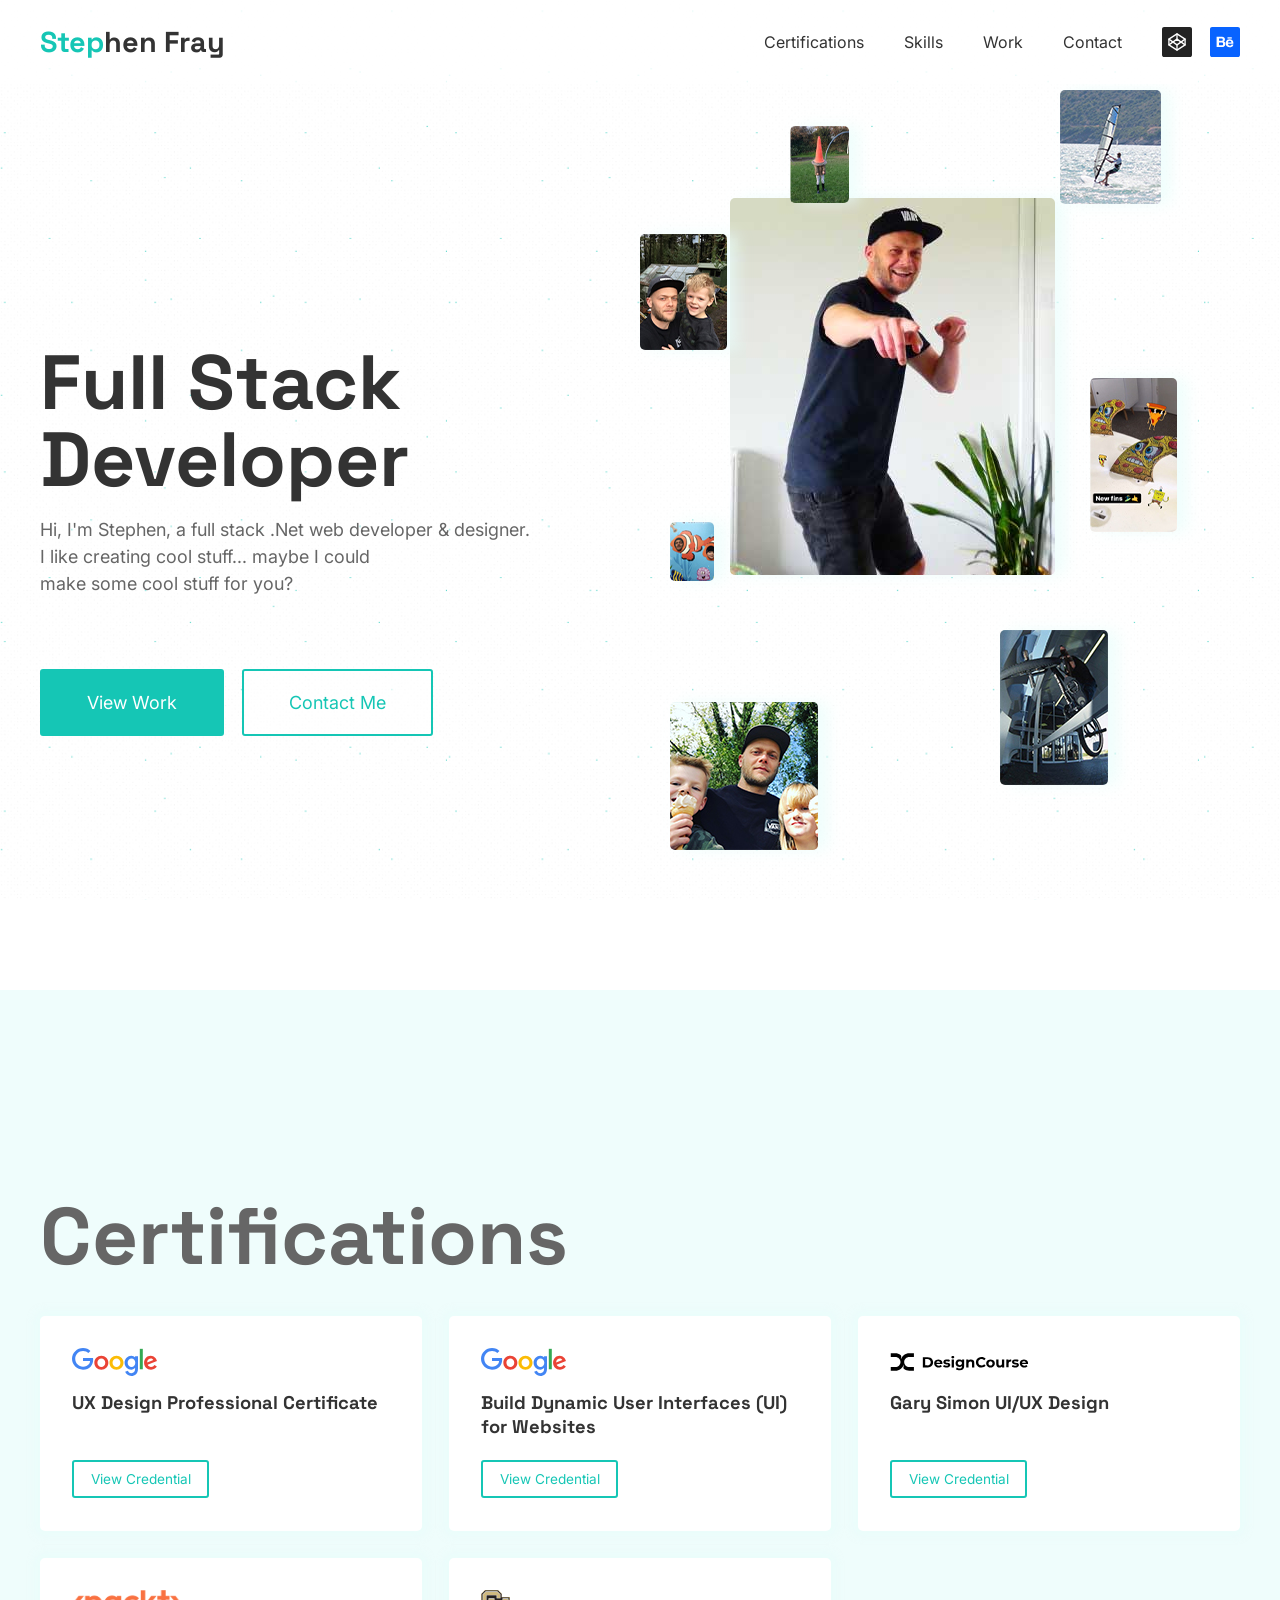
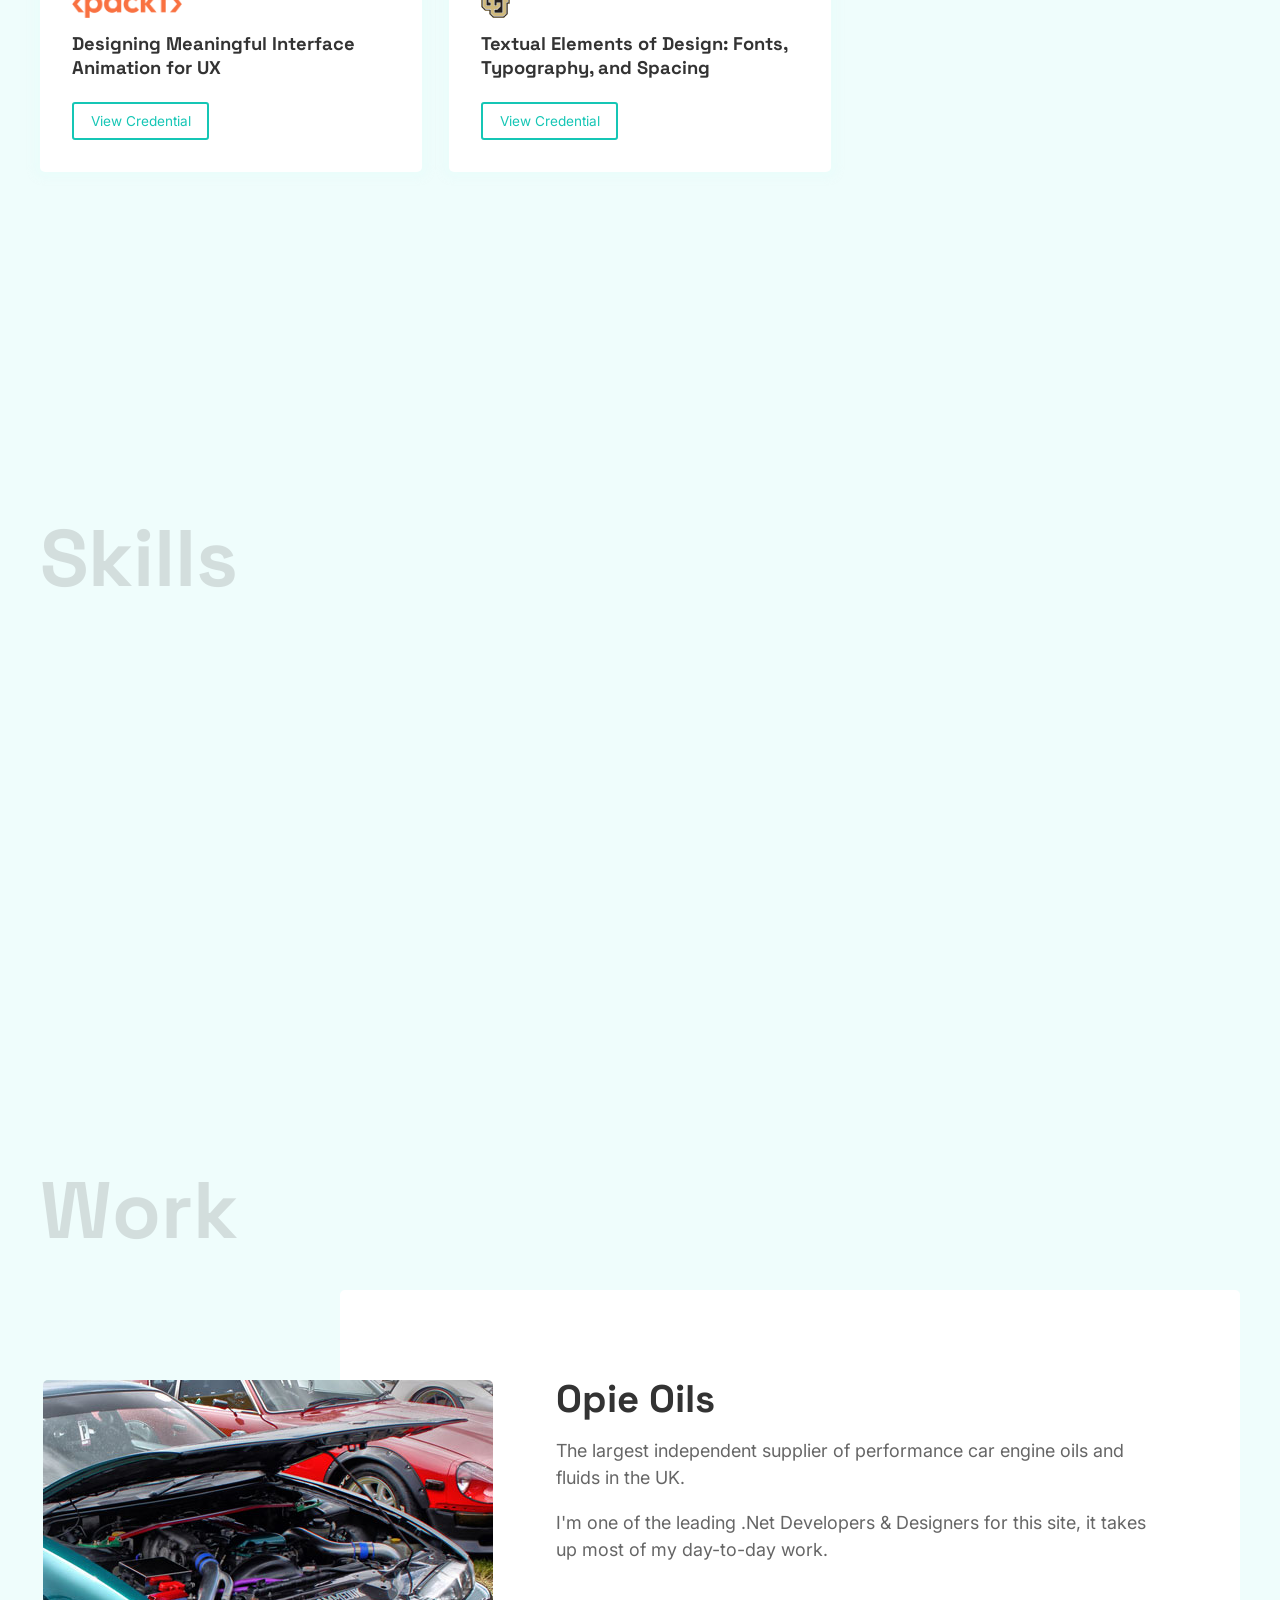
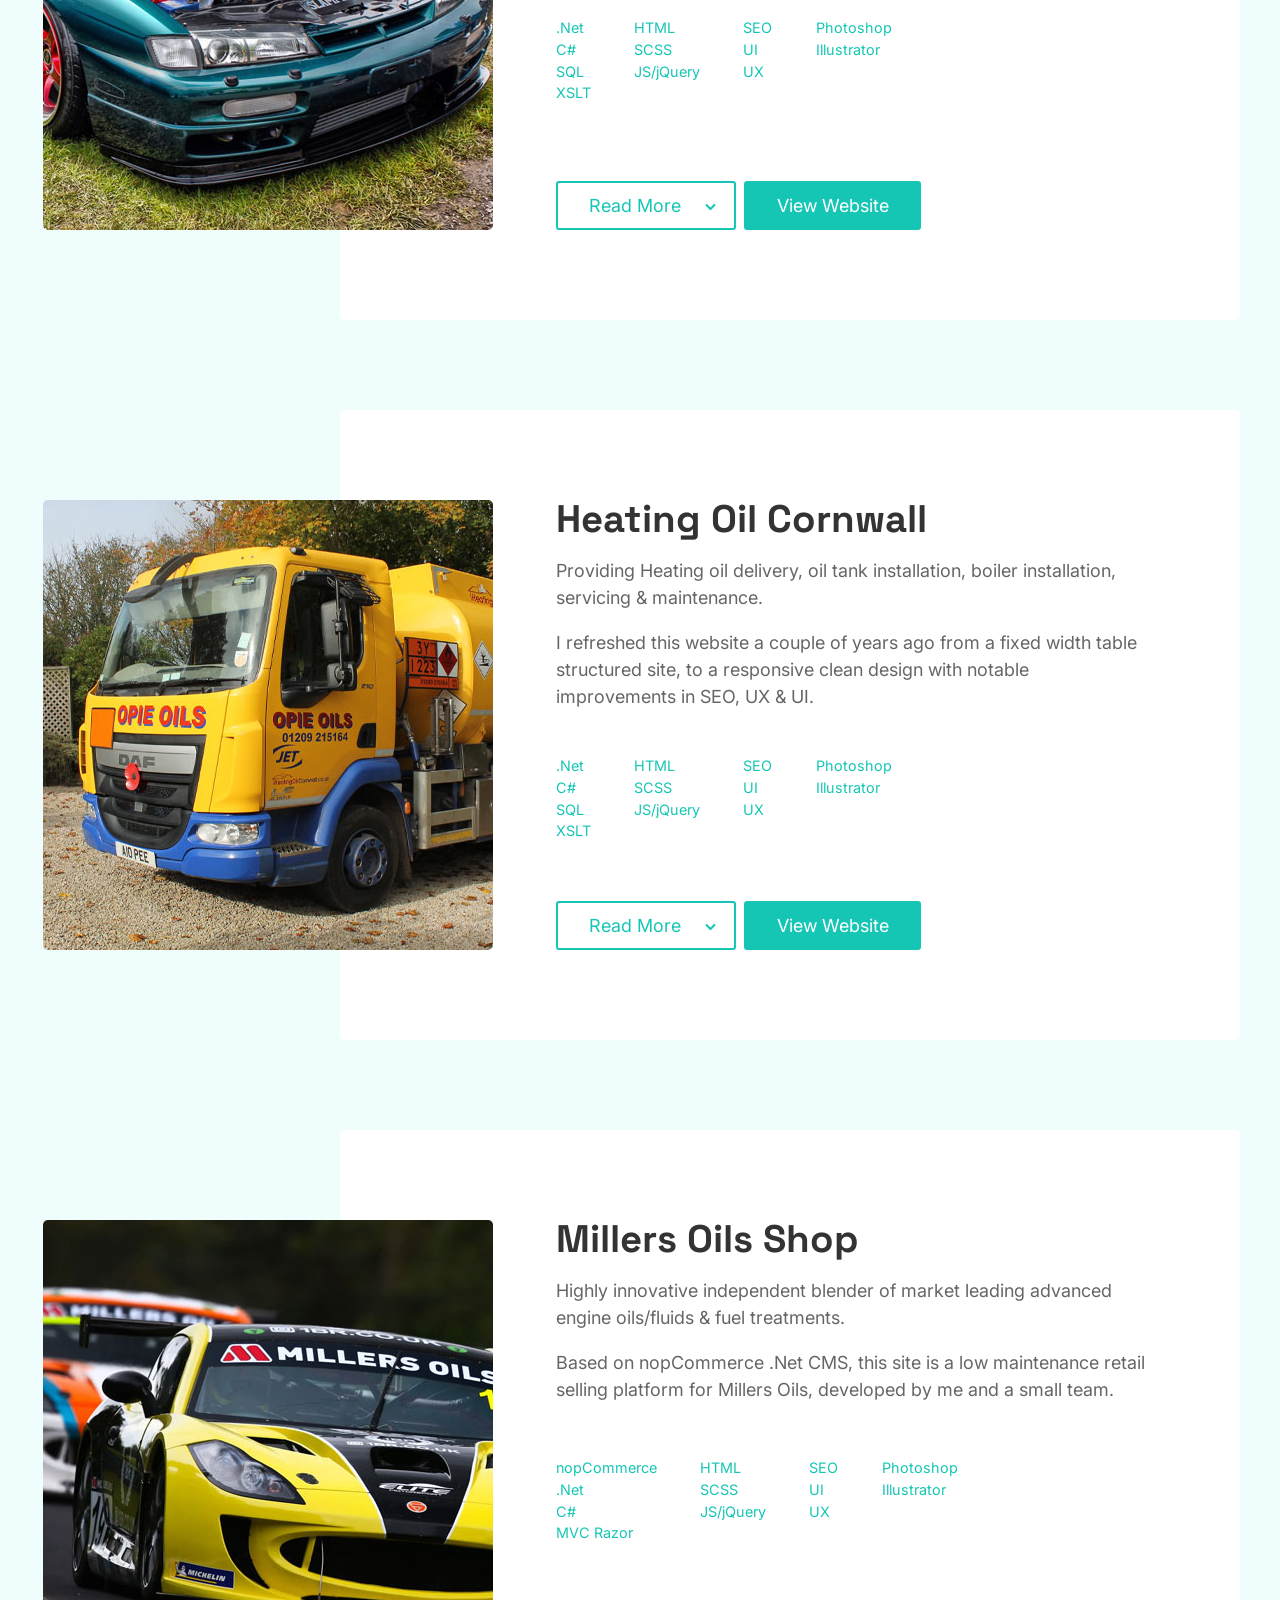
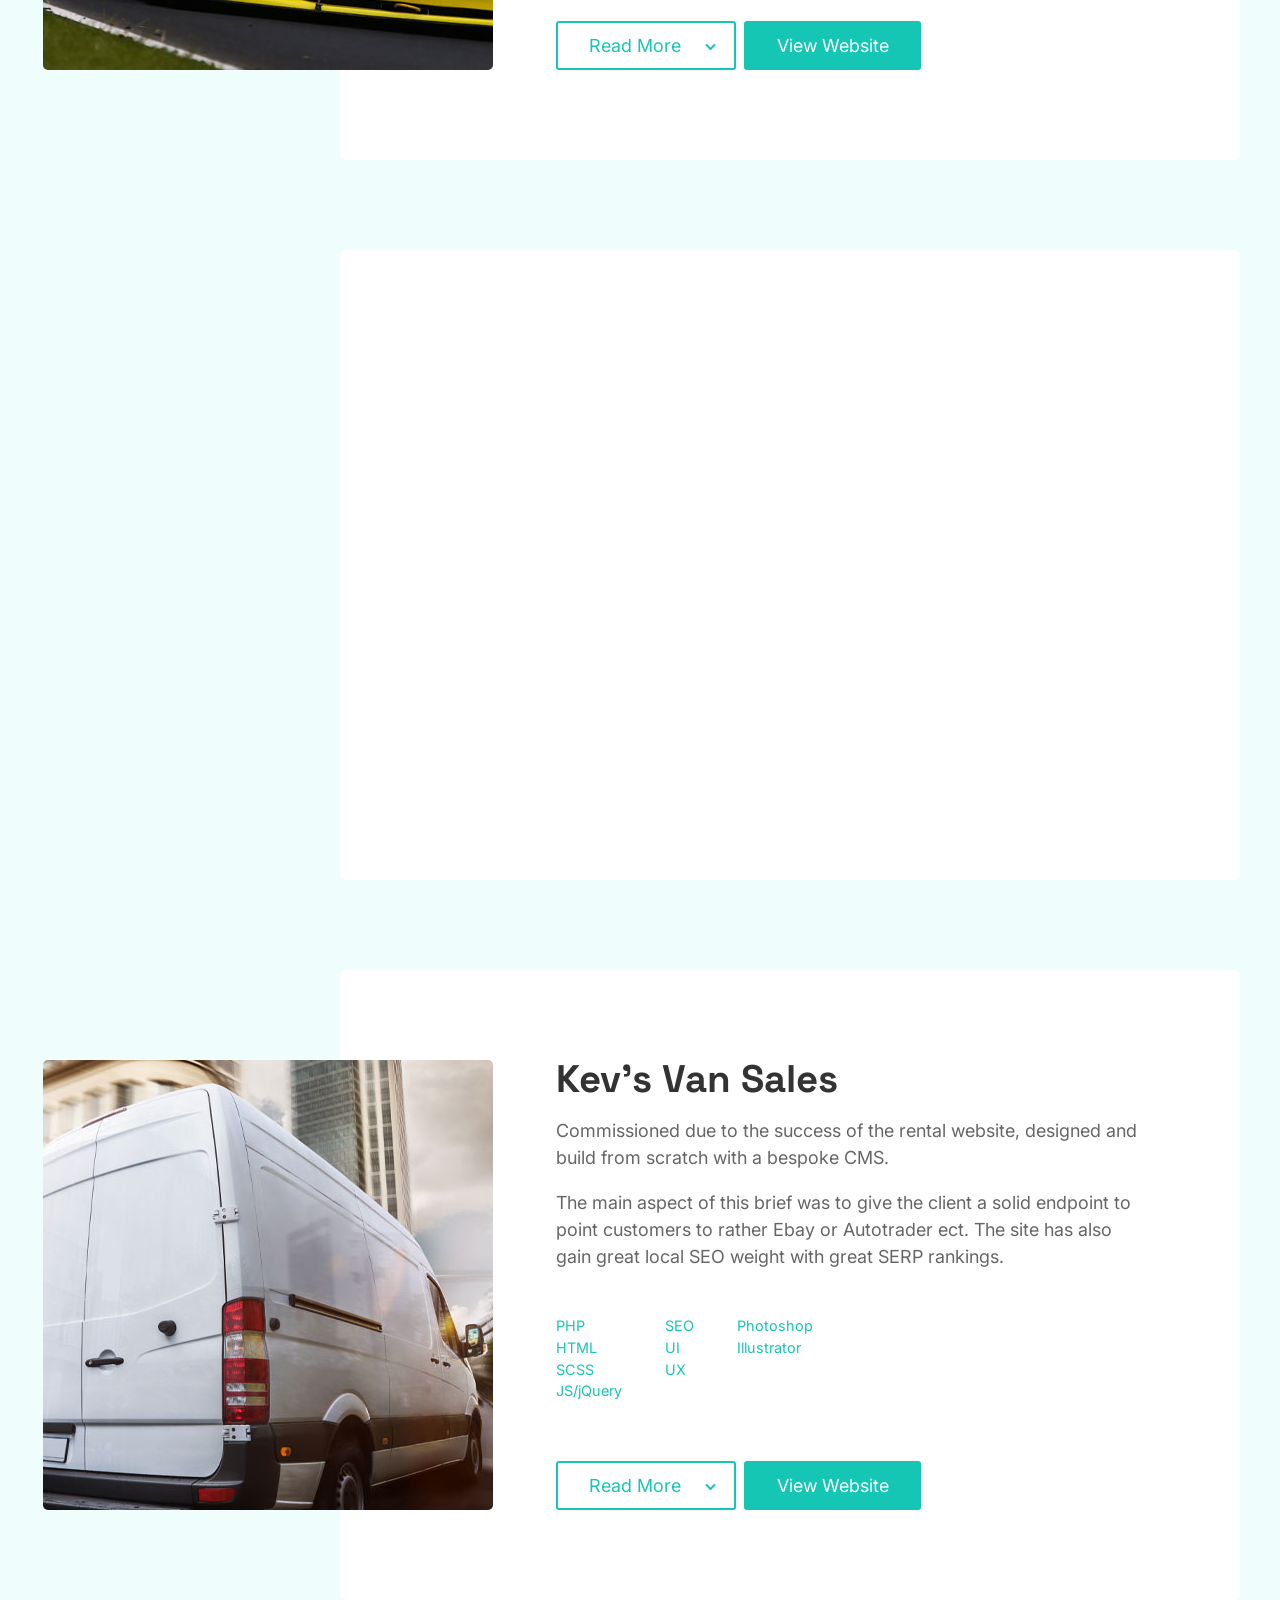
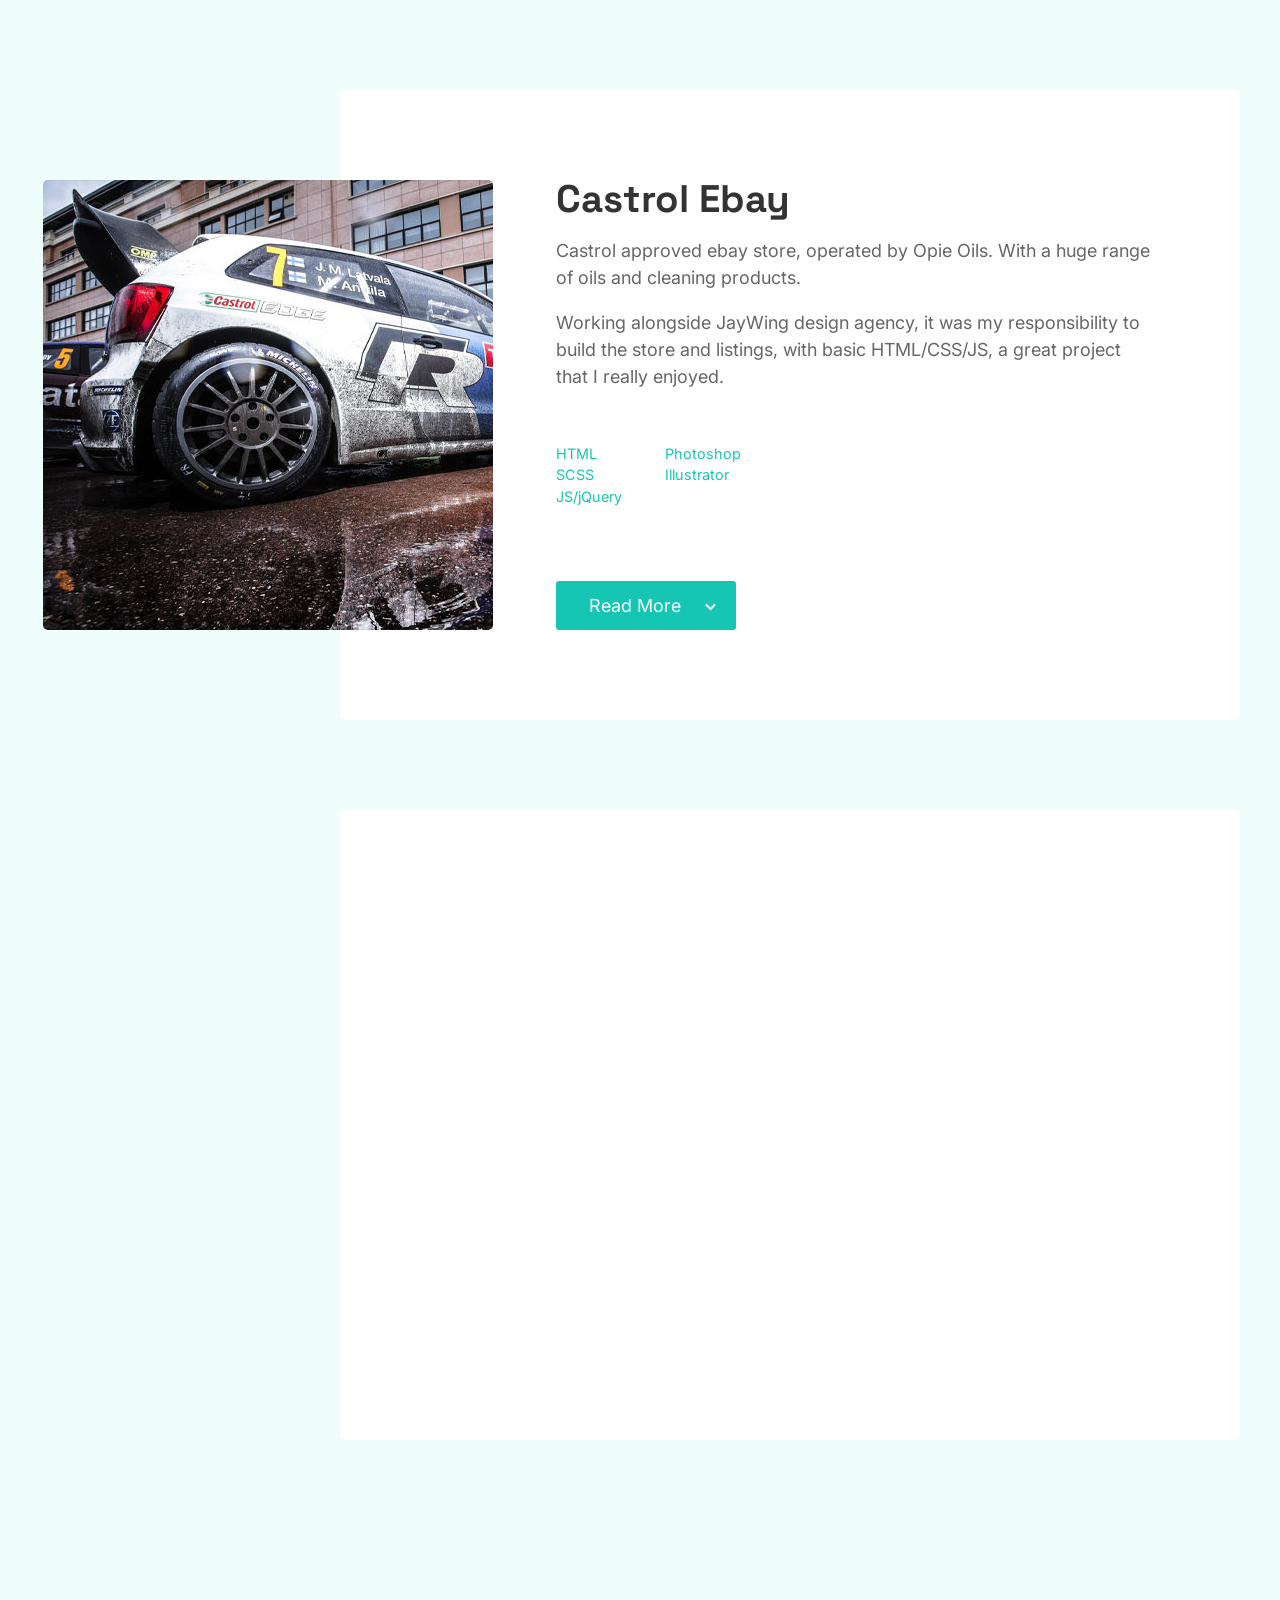
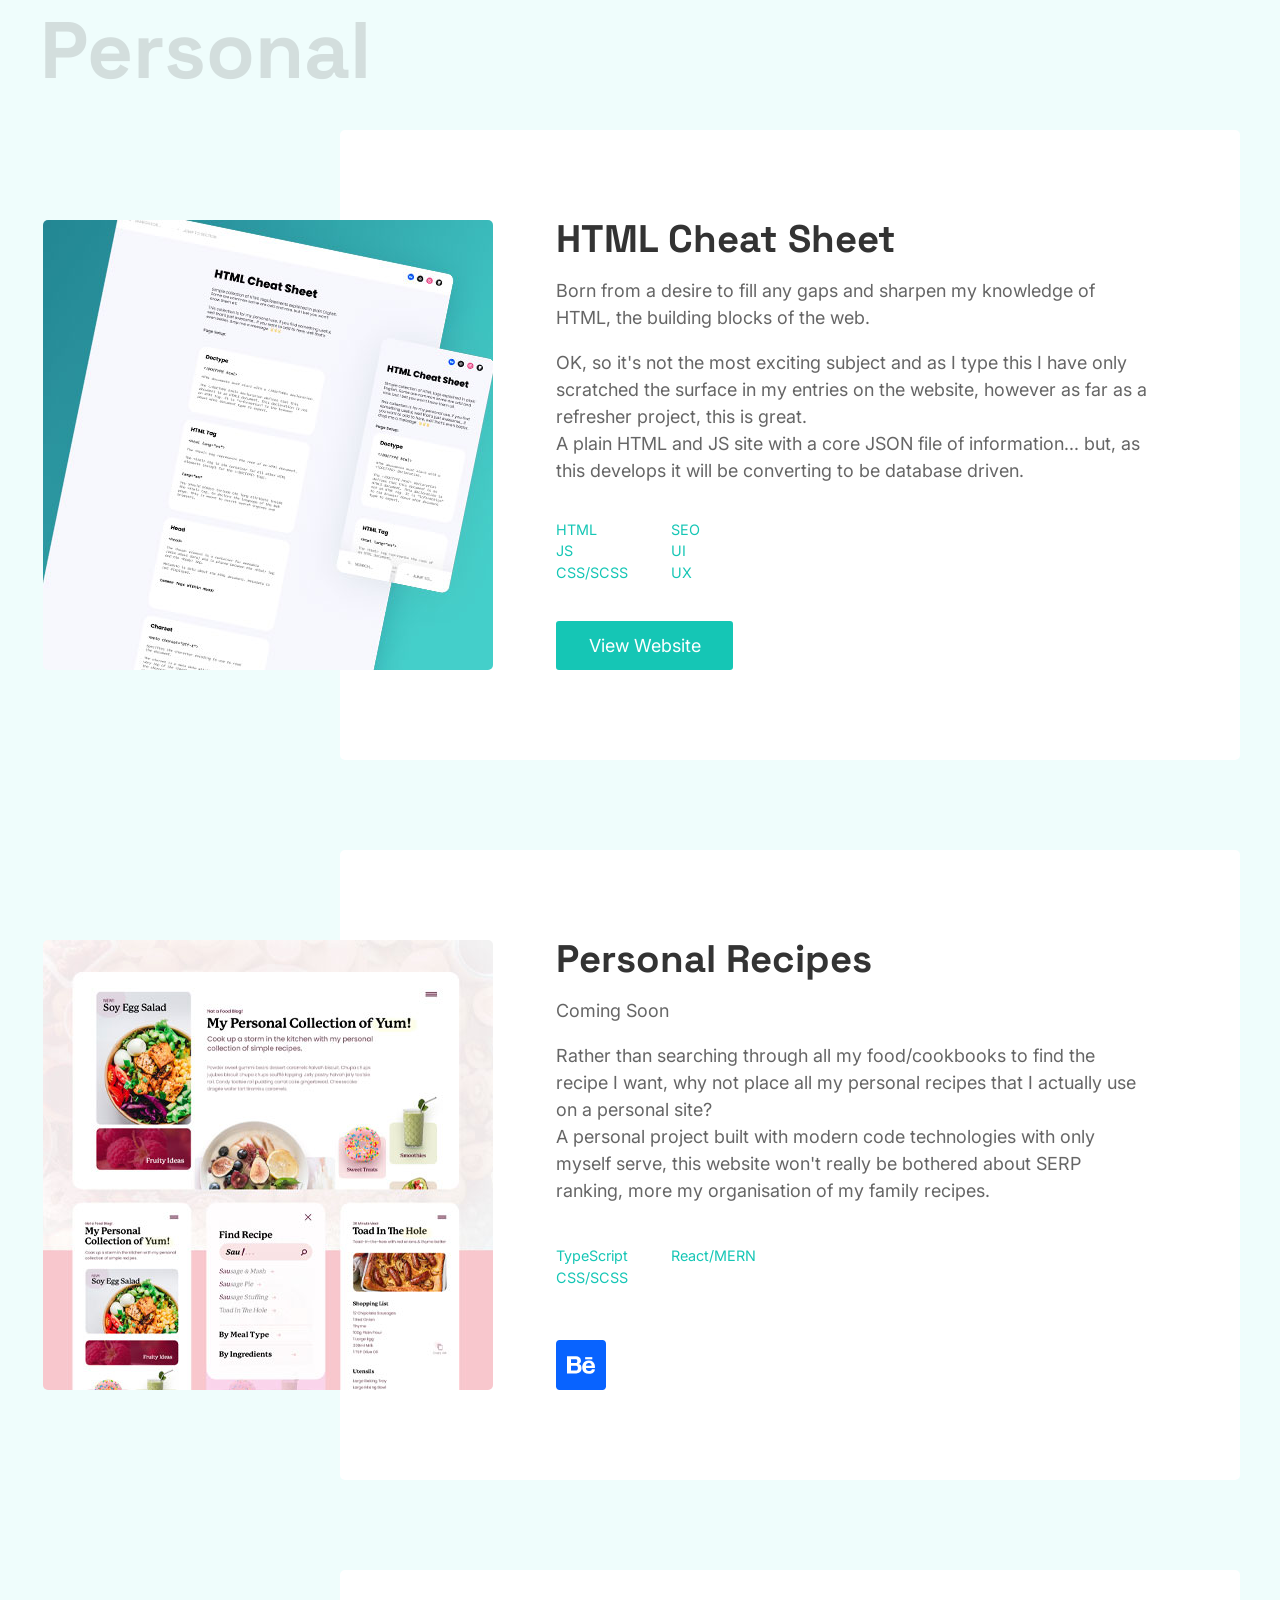
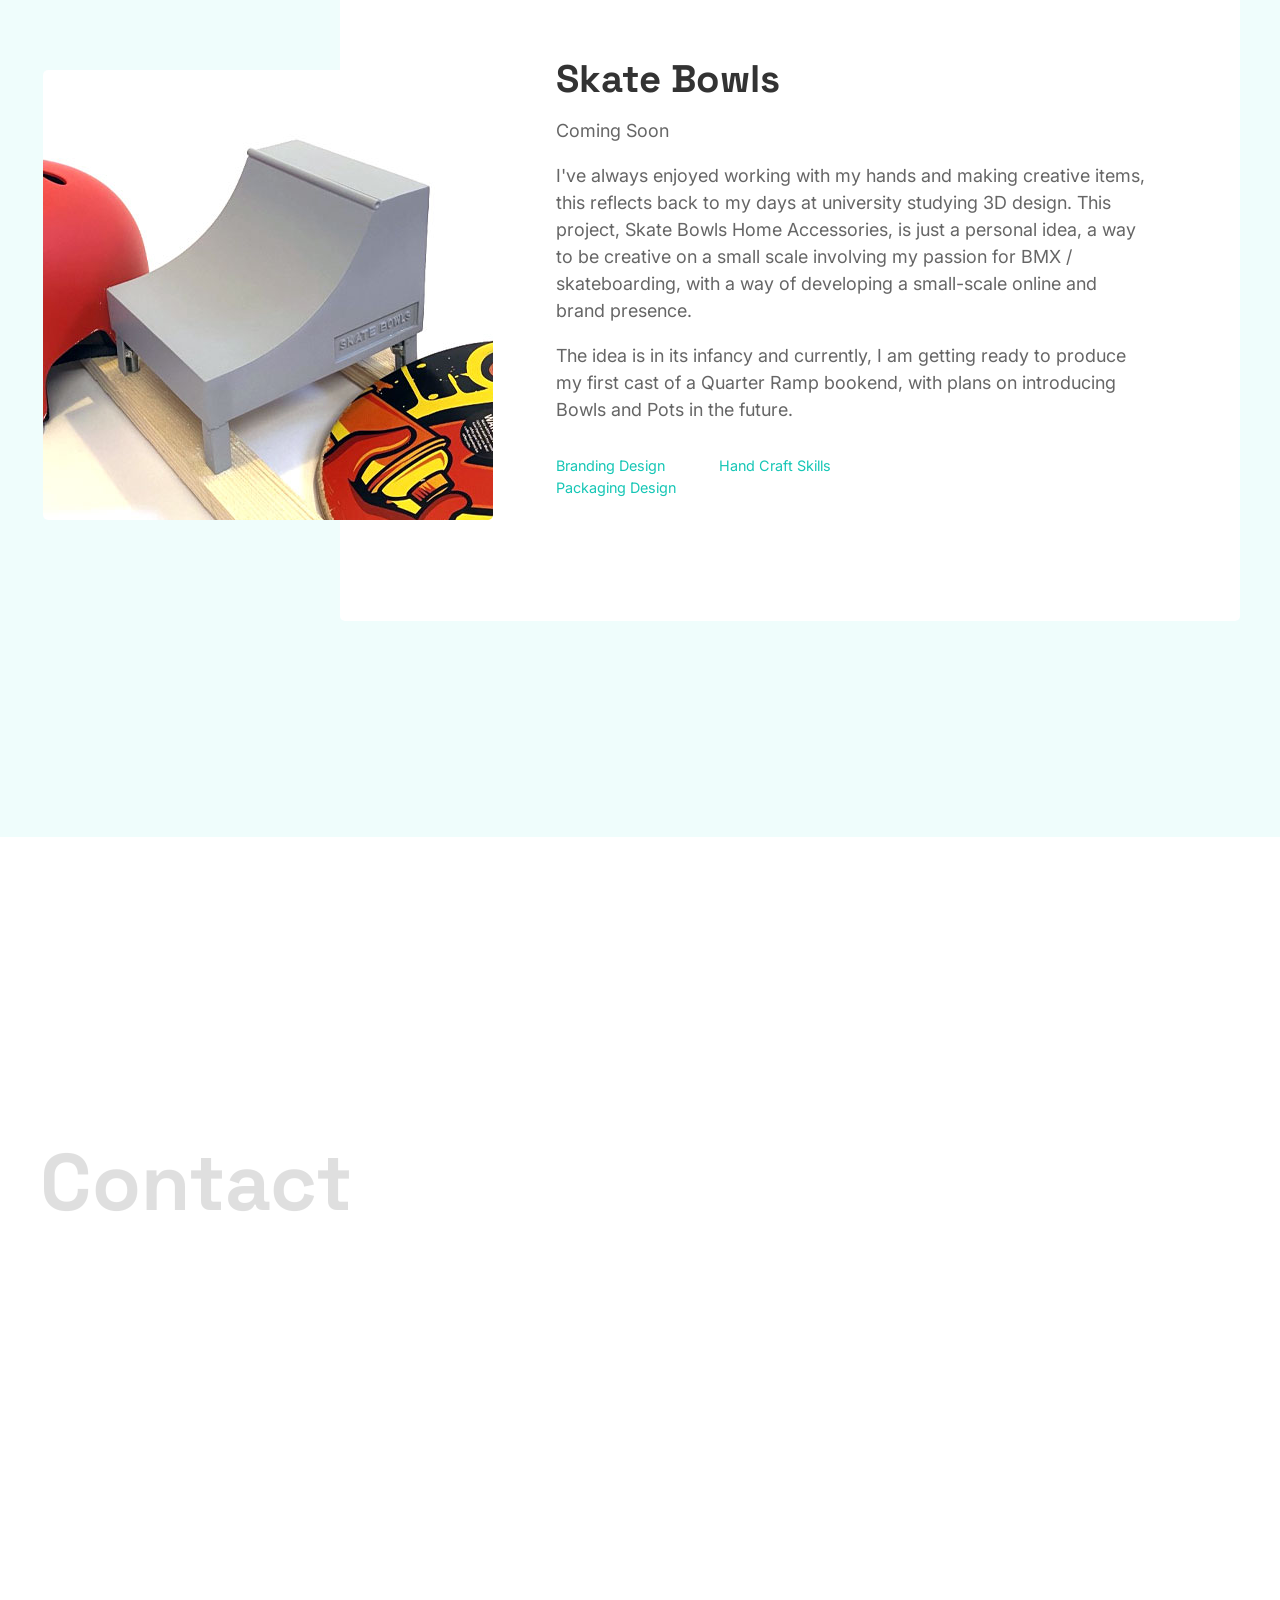
<file: index.html>
<!DOCTYPE html>
<html lang="en">
	<head>
		<meta charset="UTF-8" />
		<meta http-equiv="X-UA-Compatible" content="IE=edge" />
		<meta name="viewport" content="width=device-width, initial-scale=1.0" />
		<title>Stephen Fray</title>
		<link rel="preconnect" href="https://fonts.googleapis.com" />
		<link rel="preconnect" href="https://fonts.gstatic.com" crossorigin />
		<link href="https://fonts.googleapis.com/css2?family=Inter:wght@400;500;600&family=Space+Grotesk:wght@500;600;700&display=swap" rel="stylesheet" />
		<link href="/css/style.min.css?v=2.0.7" rel="stylesheet" />
		<link rel="icon" href="/img/favicon.ico" type="image/x-icon" />
		<meta name="robots" content="noindex" />
	</head>

	<body id="top">
		<header class="watch">
			<nav>
				<div class="logo">
					<a href="#top"><span>Step</span>hen Fray</a>
				</div>
				<ul>
					<li class="certifications"><a href="#certifications">Certifications</a></li>
					<li class="skills"><a href="#skills">Skills</a></li>
					<li class="work"><a href="#work">Work</a></li>
					<li class="contact"><a href="#contact">Contact</a></li>
					<li>
						<a href="https://codepen.io/stepfray" target="_blank" rel="noreferrer" title="View my Codepen Profile" aria-label="Open my Codepen Profile"><img src="/img/nav/code-pen-icon.svg" alt="Codepen Icon" loading="lazy" height="30" width="30" /></a>

						<a href="https://www.behance.net/stephen_fray" target="_blank" rel="noreferrer" title="View my Behance Profile" aria-label="Open my Behance Profile"><img src="/img/nav/behance-icon.svg" alt="Behance Icon" loading="lazy" height="30" width="30" /></a>
					</li>
				</ul>
			</nav>
		</header>
		<div class="tilt-canvas">
			<section class="hero" id="hero">
				<div class="opening-statement watch">
					<h1>Full Stack<br />Developer</h1>
					<p>Hi, I'm Stephen, a full stack .Net web developer &amp; designer.<br />I like creating cool stuff... maybe I could<br />make some cool stuff for you?</p>
					<div class="buttons">
						<a href="#work" class="button --solid">View Work</a>
						<a href="#contact" class="button --hollow">Contact Me</a>
					</div>
				</div>
				<div class="picture-gallery watch">
					<div class="grid-box-1"><img src="/img/hero-images/hero-windsurfing.jpg" alt="Hero Image - Windsurfing" loading="lazy" width="101" height="114" /></div>
					<div class="grid-box-2"><img src="/img/hero-images/hero-bmx.jpg" alt="Hero Image - BMX" loading="lazy" width="108" height="155" /></div>
					<div class="grid-box-3"><img src="/img/hero-images/hero-cone-head.jpg" alt="Hero Image - Cone Head" loading="lazy" width="59" height="77" /></div>
					<div class="grid-box-4"><img src="/img/hero-images/hero-family.jpg" alt="Hero Image - Family" loading="lazy" width="148" height="148" /></div>
					<div class="grid-box-5"><img src="/img/hero-images/hero-fish-face.jpg" alt="Hero Image - Fish Face" loading="lazy" width="44" height="59" /></div>
					<div class="grid-box-6"><img src="/img/hero-images/hero-me-and-the-boy.jpg" alt="Hero Image - Me and the Boy" loading="lazy" width="87" height="116" /></div>
					<div class="grid-box-7"><img src="/img/hero-images/hero-spongbob-fins.jpg" alt="Hero Image - Surfboard Fins" loading="lazy" width="87" height="154" /></div>
					<div class="grid-box-8"><img src="/img/hero-images/hero-gun-fingers.jpg" alt="Hero Image - Gun Fingers" loading="lazy" width="325" height="377" /></div>
				</div>
			</section>
		</div>
		<div class="coloured-background">
			<section class="certifications" id="certifications">
				<div class="certifications-list watch">
					<h2>Certifications</h2>
					<div class="certifications-grid">
						<div class="certification-card">
							<div class="logo">
								<img src="/img/certifications/Google-Logo.svg" alt="Google" loading="lazy" width="85" height="28" />
							</div>
							<h3>UX Design Professional Certificate</h3>
							<div class="buttons">
								<a href="https://www.coursera.org/account/accomplishments/professional-cert/74SHC29J006X" class="button --hollow" target="_blank" rel="nofollow noopener noreferrer" title="View Credential">View Credential</a>
							</div>
						</div>
						<div class="certification-card">
							<div class="logo">
								<img src="/img/certifications/Google-Logo.svg" alt="Google" loading="lazy" width="85" height="28" />
							</div>
							<h3>Build Dynamic User Interfaces (UI) for Websites</h3>
							<div class="buttons">
								<a href="https://www.coursera.org/account/accomplishments/records/JGFLS9P2PL62" class="button --hollow" target="_blank" rel="nofollow noopener noreferrer" title="View Credential">View Credential</a>
							</div>
						</div>
						<div class="certification-card">
							<div class="logo">
								<img src="/img/certifications/Design-Course.svg" alt="Design-Course" loading="lazy" width="109" height="28" />
							</div>
							<h3>Gary Simon UI/UX Design</h3>
							<div class="buttons">
								<a href="https://designcourse.com/certificate/66fb0d4fcfddcd001ab6883e" class="button --hollow" target="_blank" rel="nofollow noopener noreferrer" title="View Credential">View Credential</a>
							</div>
						</div>
						<div class="certification-card">
							<div class="logo">
								<img src="/img/certifications/Packt-Logo.png" alt="Packt" loading="lazy" width="109" height="28" />
							</div>
							<h3>Designing Meaningful Interface Animation for UX</h3>
							<div class="buttons">
								<a href="https://www.coursera.org/account/accomplishments/verify/10B2K6YBR5KM" class="button --hollow" target="_blank" rel="nofollow noopener noreferrer" title="View Credential">View Credential</a>
							</div>
						</div>
						<div class="certification-card">
							<div class="logo">
								<img src="/img/certifications/cu-standalone.png" alt="University of Colorado Boulder" loading="lazy" width="109" height="28" />
							</div>
							<h3>Textual Elements of Design: Fonts, Typography, and Spacing</h3>
							<div class="buttons">
								<a href="https://www.coursera.org/account/accomplishments/verify/H33OK78K07CW" class="button --hollow" target="_blank" rel="nofollow noopener noreferrer" title="View Credential">View Credential</a>
							</div>
						</div>
					</div>
				</div>
			</section>
			<section class="skills" id="skills">
				<div class="skills-lists watch">
					<h2>Skills</h2>
					<div class="core-skills">
						<h3>Core Skills</h3>
						<ul>
							<li>
								<p>C#</p>
							</li>
							<li>
								<p>Javascript</p>
							</li>
							<li>
								<p>Figma</p>
							</li>
							<li>
								<p>Vite</p>
							</li>
							<li>
								<p>MVC</p>
							</li>
							<li>
								<p>Blazor</p>
							</li>
							<li>
								<p>HTML</p>
							</li>
							<li>
								<p>CSS/SCSS</p>
							</li>
							<li>
								<p>SQL</p>
							</li>
							<li>
								<p>SEO</p>
							</li>
							<li>
								<p>UX</p>
							</li>
							<li>
								<p>UI</p>
							</li>
							<li>
								<p>Photoshop</p>
							</li>
							<li>
								<p>ASP.NET</p>
							</li>
						</ul>
					</div>
					<div class="basic-skills">
						<h3>Basic Skills</h3>
						<ul>
							<li>
								<p>TypeScript</p>
							</li>
							<li>
								<p>MVC Razor</p>
							</li>
							<li>
								<p>PHP</p>
							</li>
							<!-- <li>
								<p>GSAP</p>
							</li>
							<li>
								<p>Svgator</p>
							</li> -->
							<li>
								<p>Illustrator</p>
							</li>
							<li>
								<p>Sketch Up</p>
							</li>
							<li>
								<p>XSLT</p>
							</li>
							<!-- <li>
								<p>MERN Stack</p>
							</li> -->
						</ul>
					</div>
				</div>
			</section>
			<section class="work" id="work">
				<h2 class="watch">Work</h2>
				<article class="watch">
					<div class="work-details">
						<div class="image-container">
							<picture>
								<source media="(max-width:700px)" srcset="/img/work/opieoils-small.jpg" />
								<source media="(min-width:701px)" srcset="/img/work/opieoils.jpg" />
								<img src="/img/work/opieoils.jpg" alt="Heating Oil Cornwall Hero Image" />
							</picture>
						</div>
						<div>
							<h3>Opie Oils</h3>
							<p>The largest independent supplier of performance car engine oils and fluids in the UK.</p>
							<p>I'm one of the leading .Net Developers &amp; Designers for this site, it takes up most of my day-to-day work.</p>
							<div class="skills-used">
								<ul>
									<li>.Net</li>
									<li>C#</li>
									<li>SQL</li>
									<li>XSLT</li>
								</ul>
								<ul>
									<li>HTML</li>
									<li>SCSS</li>
									<li>JS/jQuery</li>
								</ul>
								<ul>
									<li>SEO</li>
									<li>UI</li>
									<li>UX</li>
								</ul>
								<ul>
									<li>Photoshop</li>
									<li>Illustrator</li>
								</ul>
							</div>
							<div class="buttons">
								<div class="button --hollow --read-more">Read More</div>
								<a href="https://www.opieoils.co.uk" class="button --solid" target="_blank" rel="nofollow noopener noreferrer" title="Go To Opie Oils Website">View Website</a>
							</div>
						</div>
					</div>
					<div class="read-more-content">
						<h4>Overview</h4>
						<p>The most complicated core development projects for the website currently fall to me. Rather than maintenance I have the main responsibility of pushing and advancing the website... be it in design, conversion, UX, UI, SEO, admin utilities, or site speed. <br /><br /></p>
						<h4>Recent Projects</h4>
						<ul class="tick-list">
							<li>Modular Service Kit Builder, to encourage increased product bundling.</li>
							<li>Site wide improvements for Google Web Vital Core.</li>
							<li>Automatic inline CSS inserter for above fold elements, for page load speed improvements.</li>
							<li>Modernisation of header section styling and structure.</li>
							<li>Implementation of Algolia dynamic search bar and search results.</li>
							<li>Migration away from browser locally stored "Garage" vehicle data to database stored credentials.</li>
							<li>Simplification of order resend items (broken/lost in transit orders) for customer services.</li>
						</ul>
					</div>
				</article>
				<article class="watch">
					<div class="work-details">
						<div class="image-container">
							<picture>
								<source media="(max-width:700px)" srcset="/img/work/heating-oil-cornwall-small.jpg" />
								<source media="(min-width:701px)" srcset="/img/work/heating-oil-cornwall.jpg" />
								<img src="/img/work/heating-oil-cornwall.jpg" alt="Heating Oil Cornwall Hero Image" />
							</picture>
						</div>
						<div>
							<h3>Heating Oil Cornwall</h3>
							<p>Providing Heating oil delivery, oil tank installation, boiler installation, servicing &amp; maintenance.</p>
							<p>I refreshed this website a couple of years ago from a fixed width table structured site, to a responsive clean design with notable improvements in SEO, UX &amp; UI.</p>
							<div class="skills-used">
								<ul>
									<li>.Net</li>
									<li>C#</li>
									<li>SQL</li>
									<li>XSLT</li>
								</ul>
								<ul>
									<li>HTML</li>
									<li>SCSS</li>
									<li>JS/jQuery</li>
								</ul>
								<ul>
									<li>SEO</li>
									<li>UI</li>
									<li>UX</li>
								</ul>
								<ul>
									<li>Photoshop</li>
									<li>Illustrator</li>
								</ul>
							</div>

							<div class="buttons">
								<div class="button --hollow --read-more">Read More</div>
								<a href="https://www.heatingoilcornwall.co.uk" class="button --solid" target="_blank" rel="nofollow noopener noreferrer" title="Go To Heating Oil Cornwall Website">View Website</a>
							</div>
						</div>
					</div>
					<div class="read-more-content">
						<h4>Overview</h4>
						<p>The current simple, functional and responsive design and the majority of code for this site is my work.</p>
						<p>Serving customers within the Cornish community, this website has a few rolls to play. The main is to provide heating oil delivery price quotations that can easily be converted into orders. But, this department also has a number of different segregations within itself, such as heating oil tank installation and heating oil boiler installation plus their servicing/maintenance.<br /><br /></p>
						<h4>Design. Build.</h4>
						<p>The design is my own, and the site was built by me, apart from some pre-existing backend code that didn't need to be amended during modernisation.</p>
						<h4>Current Version</h4>
						<p style="margin-top: 0"><b>Redesign. Redevelop. Modernise.</b></p>
						<p>As with most fairly old websites, before the current version of this site, it was in a rather sorry state with the main issues being its tabled non-responsive structure, poor CTA clarity, and it's rather dated off-putting appearance.</p>
						<p>
							The brief for the site was a common one when redevelopment happens, with just a few caveats.<br />The most obvious ones were to modernise the structure to allow for a responsive experience, a fresh new design was also needed while maintaining a similar look and familiar feel as to not be a jarringly different experience for the commonly older target audience of users. General improvements were also required when it came to the SEO performance of the site, but with the modern restructuring of the HTML it became pretty easy to produce increased SERP performance.<br />The site also had a rather odd aspect, as mentioned, this department has segregations within itself, and something all these sections have in common is the slight lack of grasp with technology, with the
							boiler department not even having a computer (This is not even a joke!?!) so low maintenance and reliance on things such as PDF price lists were a must.
						</p>
					</div>
				</article>
				<article class="watch">
					<div class="work-details">
						<div class="image-container">
							<picture>
								<source media="(max-width:700px)" srcset="/img/work/millers-oils-shop-small.jpg" />
								<source media="(min-width:701px)" srcset="/img/work/millers-oils-shop.jpg" />
								<img src="/img/work/millers-oils-shop.jpg" alt="Millers Oils Shop Hero Image" />
							</picture>
						</div>
						<div>
							<h3>Millers Oils Shop</h3>
							<p>Highly innovative independent blender of market leading advanced engine oils/fluids &amp; fuel treatments.</p>
							<p>Based on nopCommerce .Net CMS, this site is a low maintenance retail selling platform for Millers Oils, developed by me and a small team.</p>
							<div class="skills-used">
								<ul>
									<li>nopCommerce</li>
									<li>.Net</li>
									<li>C#</li>
									<li>MVC Razor</li>
								</ul>
								<ul>
									<li>HTML</li>
									<li>SCSS</li>
									<li>JS/jQuery</li>
								</ul>
								<ul>
									<li>SEO</li>
									<li>UI</li>
									<li>UX</li>
								</ul>
								<ul>
									<li>Photoshop</li>
									<li>Illustrator</li>
								</ul>
							</div>
							<div class="buttons">
								<div class="button --hollow --read-more">Read More</div>
								<a href="https://www.millersoils-shop.co.uk" class="button --solid" target="_blank" rel="nofollow noopener noreferrer" title="Go To Millers Oils Website">View Website</a>
							</div>
						</div>
					</div>
					<div class="read-more-content">
						<h4>Overview</h4>
						<p>Opie Oils has a unique and trusted business relationship with Millers Oils, so when they required an online retail presence for their oils &amp; fluids they approached Opie to develop it.</p>
						<p>The key to this brief was time management, as the timeline to build this was extremely short. Millers needed a retail presence fast due to an upcoming marketing event and didn't have an official endpoint to link to. So, myself and a small team made the whole process swift and aggressive and we were able to launch in just a handful of weeks, that's including front end, backend alterations and all products.</p>
						<h4>Design. Build.</h4>
						<p>The design for this site is from Millers Oils, with as much design input as I could push through, but ultimately this is a quick realisation of a retail shop that needed to be launched in a hurry.</p>
					</div>
				</article>
				<article class="watch">
					<div class="work-details">
						<div class="image-container">
							<picture>
								<source media="(max-width:700px)" srcset="/img/work/kevs-van-rentals-small.jpg" />
								<source media="(min-width:701px)" srcset="/img/work/kevs-van-rentals.jpg" />
								<img src="/img/work/kevs-van-rentals.jpg" alt="Kevs Van Rentals Hero Image" />
							</picture>
						</div>
						<div>
							<h3>Kev's Van Rental</h3>
							<p>Kev's Van Rental is a successful van rental company based in Loughborough.</p>
							<p>I was commissioned to re-design and re-develop their old, no responsive, website including a basic rental enquiry form. The results spoke for themselves with a large increase in customer enquiries and vehicle rentals.</p>
							<div class="skills-used">
								<ul>
									<li>PHP</li>
									<li>HTML</li>
									<li>SCSS</li>
									<li>JS/jQuery</li>
								</ul>
								<ul>
									<li>SEO</li>
									<li>UI</li>
									<li>UX</li>
								</ul>
								<ul>
									<li>Photoshop</li>
									<li>Illustrator</li>
								</ul>
							</div>
							<div class="buttons">
								<div class="button --hollow --read-more">Read More</div>
								<a href="https://www.kevsvanrentals.co.uk" class="button --solid" target="_blank" rel="nofollow noopener noreferrer" title="Go To Kev's Van Rental Website">View Website</a>
							</div>
						</div>
					</div>
					<div class="read-more-content">
						<h4>Overview</h4>
						<p>This website, started as a basic fixed width site which was failing to return any enquiries and was being buried in local SERP results.</p>
						<p>My brief was to take the failing website and breath new life into it, with all the commonly expected modern features a site must have, with the addition of a simple email-based booking enquiry system. So, I set about making it responsive, quick, and easy to us by restructuring, re-coded and re-designing the whole site, nothing is left of the original, I even converted the logo to a SVG for the client. As a result of my work this site has gained massive traction in SERP and commonly ranks within the top 3 natural results (term dependant) and is now producing numerous rental quote leads per day, not to mention the increase general exposure of the business.<br /><br /></p>
						<h4>Design. Build.</h4>
						<p>The current simple, functional and responsive design and all code for this site is that of my own.</p>
						<h4>Bespoke</h4>
						<p>Everything on this website is made from scratch.</p>
						<ul class="tick-list">
							<li>Customer Slider/Carousel.</li>
							<li>Rental Booking Enquiry From.</li>
							<li>Contact Form.</li>
						</ul>
					</div>
				</article>
				<article class="watch">
					<div class="work-details">
						<div class="image-container">
							<picture>
								<source media="(max-width:700px)" srcset="/img/work/kevs-van-sales-small.jpg" />
								<source media="(min-width:701px)" srcset="/img/work/kevs-van-sales.jpg" />
								<img src="/img/work/kevs-van-sales.jpg" alt="Kevs Vans Sales Hero Image" />
							</picture>
						</div>
						<div>
							<h3>Kev's Van Sales</h3>
							<p>Commissioned due to the success of the rental website, designed and build from scratch with a bespoke CMS.</p>
							<p>The main aspect of this brief was to give the client a solid endpoint to point customers to rather Ebay or Autotrader ect. The site has also gain great local SEO weight with great SERP rankings.</p>
							<div class="skills-used">
								<ul>
									<li>PHP</li>
									<li>HTML</li>
									<li>SCSS</li>
									<li>JS/jQuery</li>
								</ul>
								<ul>
									<li>SEO</li>
									<li>UI</li>
									<li>UX</li>
								</ul>
								<ul>
									<li>Photoshop</li>
									<li>Illustrator</li>
								</ul>
							</div>
							<div class="buttons">
								<div class="button --hollow --read-more">Read More</div>
								<a href="https://www.kevsvans.co.uk" class="button --solid" target="_blank" rel="nofollow noopener noreferrer" title="Go To Kev's Van Sales Website">View Website</a>
							</div>
						</div>
					</div>
					<div class="read-more-content">
						<h4>Overview</h4>
						<p>Starting from scratch, the brief to build this site was loose, but the client had a few obvious expectations. Such as, the website had be visually linked to the rental website (colours, fonts etc), a bespoke admin system would need to be built that allows vehicles to be easily uploaded and maintained, including vehicle photo processing. As far as SEO/SERP I advised the client that there is massive competition for vehicle sales, so the expectations should be for the site is generally perform better for localised "Loughborough" searches with a target to be within at least the first page of results, and i'm happy to say it's generally hitting these targets.</p>
						<p>Since launch the site has been an asset to their business, and has cut costs for advertisement massively, has gained good traction in local SERP rankings, and most importantly increased vehicle sales.<br /><br /></p>
						<h4>Design. Build.</h4>
						<p>The current simple, functional and responsive design and all code (including the bespoke admin system) for this site is that of my own.</p>
						<h4>Bespoke</h4>
						<p>Everything on this website is made from scratch.</p>
						<ul class="tick-list">
							<li>Admin system to maintain business details.</li>
							<li>Van admin system to add, alter, and remove vehicles.</li>
							<li>Vehicle Filtering.</li>
							<li>Contact Form.</li>
						</ul>
					</div>
				</article>
				<article class="watch">
					<div class="work-details">
						<div class="image-container">
							<picture>
								<source media="(max-width:700px)" srcset="/img/work/castrol-ebay-small.jpg" />
								<source media="(min-width:701px)" srcset="/img/work/castrol-ebay.jpg" />
								<img src="/img/work/castrol-ebay.jpg" alt="Castrol Ebay Hero Image" />
							</picture>
						</div>
						<div>
							<h3>Castrol Ebay</h3>
							<p>Castrol approved ebay store, operated by Opie Oils. With a huge range of oils and cleaning products.</p>
							<p>Working alongside JayWing design agency, it was my responsibility to build the store and listings, with basic HTML/CSS/JS, a great project that I really enjoyed.</p>
							<div class="skills-used">
								<ul>
									<li>HTML</li>
									<li>SCSS</li>
									<li>JS/jQuery</li>
								</ul>
								<ul>
									<li>Photoshop</li>
									<li>Illustrator</li>
								</ul>
							</div>
							<div class="buttons">
								<div class="button --read-more --filled">Read More</div>
							</div>
						</div>
					</div>
					<div class="read-more-content">
						<h4>Overview</h4>
						<div class="lightbox-links">
							<img src="/img/castrol-approved-store/small/castrol-approved-store-homepage-1.jpg" alt="Image One" class="lightbox-image" title="Castrol Ebay Homepage Design" data-large-image-url="/img/castrol-approved-store/large/castrol-approved-store-homepage.png" />
							<img src="/img/castrol-approved-store/small/castrol-approved-store-product-page-1.jpg" alt="Image One" class="lightbox-image" title="Castrol Ebay Product Page" data-large-image-url="/img/castrol-approved-store/large/castrol-approved-store-product-page.png" />
						</div>
						<p>
							<b>Unfortunately, this Castrol ebay store has closed.<br />Coming Soon: Full Behance project breakdown.</b>
						</p>
						<p>Castrol's official retail presence on eBay.<br />The main focus for Castrol and this project was from a marketing point of view, giving them opportunity to advertise on eBay while having an official store as an endpoint for any CTA, such as banner graphics. Secondly, this provided them with a new, relatively large, easy source of sales, easy due to orders being fulfilled by Opie Oils.</p>
						<h4>Design. Build.</h4>
						<p>The design for this store was from JayWing Design Agency, which i became heavily involved with and thoroughly enjoyed. I built the store utilising basic HTML/CSS/JS listing templates, with a focus on low maintenance.</p>
						<h4>Current Iteration</h4>
						<p>When first launched, ebay were a lot different with their approach compared to today. In fact they used this ebay “store” as one of there flagships to highlight their desired focus, with it winning an Ebay Motors Award.<br />However things have drastically changed, when the first version of this store was released, full customisation of stores was the norm and JavaScript was enabled, meaning we launched with a host of user benefits such as engine oil service kit lookups within the store and listings, plus a full built and custom store. Ebay have since flip flopped and now no JavaScript is allowed, and fully customised stores are now a thing of the past, meaning this store is a bit of shadow of itself.</p>
					</div>
				</article>
				<article class="watch">
					<div class="work-details">
						<div class="image-container">
							<picture>
								<source media="(max-width:700px)" srcset="/img/work/commercial-oil-small.jpg" />
								<source media="(min-width:701px)" srcset="/img/work/commercial-oil.jpg" />
								<img src="/img/work/commercial-oil.jpg" alt="Opie Commercial Oil Hero Image" />
							</picture>
						</div>
						<div>
							<h3>Commercial Oil</h3>
							<p>Oils and fluids for all makes of Commercial Vehicles including HGV's, LGV's, Vans, Buses and Coaches.</p>
							<p>Based on nopCommerce .Net CMS, designed by myself and developed by me and a small team.</p>
							<div class="skills-used">
								<ul>
									<li>nopCommerce</li>
									<li>.Net</li>
									<li>C#</li>
									<li>MVC Razor</li>
								</ul>
								<ul>
									<li>HTML</li>
									<li>SCSS</li>
									<li>JS/jQuery</li>
								</ul>
								<ul>
									<li>SEO</li>
									<li>UI</li>
									<li>UX</li>
								</ul>
								<ul>
									<li>Photoshop</li>
									<li>Illustrator</li>
								</ul>
							</div>
							<div class="buttons">
								<div class="button --read-more --filled">Read More</div>
							</div>
						</div>
					</div>
					<div class="read-more-content">
						<h4>Overview</h4>
						<div class="lightbox-links">
							<img src="/img/opie-commercial-oils/small/opie-commercial-oil-hompage-design-1.jpg" alt="Image One" class="lightbox-image" title="Opie Commercial Oil Homepage Design" data-large-image-url="/img/opie-commercial-oils/large/opie-commercial-oil-hompage-design-1.jpg" />
							<img src="/img/opie-commercial-oils/small/opie-commercial-oil-category-design-1.jpg" alt="Image One" class="lightbox-image" title="Opie Commercial Oil Category" data-large-image-url="/img/opie-commercial-oils/large/opie-commercial-oil-category-design-1.jpg" />
							<img src="/img/opie-commercial-oils/small/opie-commercial-oil-product-page-design-1.jpg" alt="Image One" class="lightbox-image" title="Opie Commercial Oil Product Page Design" data-large-image-url="/img/opie-commercial-oils/large/opie-commercial-oil-product-page-design-1.jpg" />
						</div>
						<p>
							<b>Unfortunately, this nopCommerce store has closed.<br />Coming Soon: Full Behance project breakdown.</b>
						</p>
						<p>This site is a low maintenance selling platform for commercial and industrial products that are normally purchased infrequently but at large volumes. The nature of these products means that they are rarely searched for when compared to normal engine oils/fluids on the automotive Opie Oils site, meaning they can become bogged down or generally lost in the volume of products.<br />This site gives these specialist products a better chance to gain traction regarding SEO/SERP by creating a whole domain targeting the specific audience and their unique (often long tail) search term traffic.<br /><br /></p>
						<h4>Design. Build.</h4>
						<p>The design is my own, and the site was built by a small team headed up by me.</p>
						<h4>Bespoke</h4>
						<p>Not everything we needed came with nopCommerce, heres just a few of things we had to dig into.</p>
						<ul class="tick-list">
							<li>Site wide VAT on/off price toggling.</li>
							<li>Custom product specification filtering for categories.</li>
							<li>Pro-Forma Invoice checkout payment option.</li>
							<li>Indiction of products size variants at category level.</li>
							<li>Order importation system.</li>
						</ul>
					</div>
				</article>
				<h2 class="watch">Personal</h2>
				<article class="watch">
					<div class="work-details">
						<div class="image-container">
							<picture>
								<source media="(max-width:700px)" srcset="/img/work/html-cheat-sheet-small.jpg" />
								<source media="(min-width:701px)" srcset="/img/work/html-cheat-sheet.jpg" />
								<img src="/img/work/html-cheat-sheet.jpg" alt="HTML Cheat Sheet Hero Image" />
							</picture>
						</div>
						<div>
							<h3>HTML Cheat Sheet</h3>
							<p>Born from a desire to fill any gaps and sharpen my knowledge of HTML, the building blocks of the web.</p>
							<p>OK, so it's not the most exciting subject and as I type this I have only scratched the surface in my entries on the website, however as far as a refresher project, this is great.<br />A plain HTML and JS site with a core JSON file of information... but, as this develops it will be converting to be database driven.</p>
							<div class="skills-used">
								<ul>
									<li>HTML</li>
									<li>JS</li>
									<li>CSS/SCSS</li>
								</ul>
								<ul>
									<li>SEO</li>
									<li>UI</li>
									<li>UX</li>
								</ul>
							</div>
							<div class="buttons">
								<!-- <div class="button --hollow --read-more">Read More</div> -->
								<a href="https://www.html-cheat-sheet.com" class="button --solid" target="_blank" rel="nofollow noopener noreferrer" title="Go To HTML Cheat Sheet Website">View Website</a>
							</div>
						</div>
					</div>
				</article>
				<article class="watch">
					<div class="work-details">
						<div class="image-container">
							<picture>
								<source media="(max-width:700px)" srcset="/img/work/not-a-food-blog-small.jpg" />
								<source media="(min-width:701px)" srcset="/img/work/not-a-food-blog.jpg" />
								<img src="/img/work/not-a-food-blog.jpg" alt="Not a Food Blog Hero Image" />
							</picture>
						</div>
						<div>
							<h3>Personal Recipes</h3>
							<p>Coming Soon</p>
							<p>Rather than searching through all my food/cookbooks to find the recipe I want, why not place all my personal recipes that I actually use on a personal site?<br />A personal project built with modern code technologies with only myself serve, this website won't really be bothered about SERP ranking, more my organisation of my family recipes.</p>
							<div class="skills-used">
								<ul>
									<li>TypeScript</li>
									<li>CSS/SCSS</li>
								</ul>
								<ul>
									<li>React/MERN</li>
								</ul>
							</div>
							<div class="buttons">
								<a href="https://www.behance.net/gallery/141289613/Not-a-Food-Blog" target="_blank" rel="nofollow noopener noreferrer" title="Go To Behance Design"><img src="/img/nav/behance-icon.svg" alt="Behance Icon" loading="lazy" height="30" width="30" class="icon-link" /></a>
							</div>
						</div>
					</div>
				</article>
				<article class="watch">
					<div class="work-details">
						<div class="image-container">
							<picture>
								<source media="(max-width:700px)" srcset="/img/work/skate-bowls-small.jpg" />
								<source media="(min-width:701px)" srcset="/img/work/skate-bowls.jpg" />
								<img src="/img/work/skate-bowls.jpg" alt="Skate Bowls Hero Image" />
							</picture>
						</div>
						<div>
							<h3>Skate Bowls</h3>
							<p>Coming Soon</p>
							<p>I've always enjoyed working with my hands and making creative items, this reflects back to my days at university studying 3D design. This project, Skate Bowls Home Accessories, is just a personal idea, a way to be creative on a small scale involving my passion for BMX / skateboarding, with a way of developing a small-scale online and brand presence.</p>
							<p>The idea is in its infancy and currently, I am getting ready to produce my first cast of a Quarter Ramp bookend, with plans on introducing Bowls and Pots in the future.</p>
							<div class="skills-used">
								<ul>
									<li>Branding Design</li>
									<li>Packaging Design</li>
								</ul>
								<ul>
									<li>Hand Craft Skills</li>
								</ul>
							</div>
						</div>
					</div>
				</article>
			</section>
		</div>
		<section class="contact" id="contact">
			<div class="watch">
				<h2>Contact</h2>
				<p>Talk to me!!<br />Looking for a full stack developer, with great design skills to boot? Whether it's for a one off project, or full time position, drop me a line.</p>
				<p>
					<b>07907414580<br />me@stephenfray.co.uk</b>
				</p>
				<div class="links">
					<a href="https://codepen.io/stepfray" target="_blank" rel="noreferrer" title="View my Codepen Profile" aria-label="Open my Codepen Profile"><img src="/img/nav/code-pen-icon.svg" alt="Codepen Icon" loading="lazy" height="30" width="30" /></a>
					<a href="https://www.behance.net/stephen_fray" target="_blank" rel="noreferrer" title="View my Behance Profile" aria-label="Open my Behance Profile"><img src="/img/nav/behance-icon.svg" alt="Behance Icon" loading="lazy" height="30" width="30" /></a>
				</div>
				<!-- <p><a href="work-checklists/activity-log.html" class="log watch" target="_blank">Activity &amp; Training Log</a></p> -->
			</div>
		</section>
		<div id="lightbox-result"></div>
		<script defer src="/js/js.min.js?v=2.0.7"></script>
		<script defer src="/js/tilt.min.js"></script>
	</body>
</html>
</file>
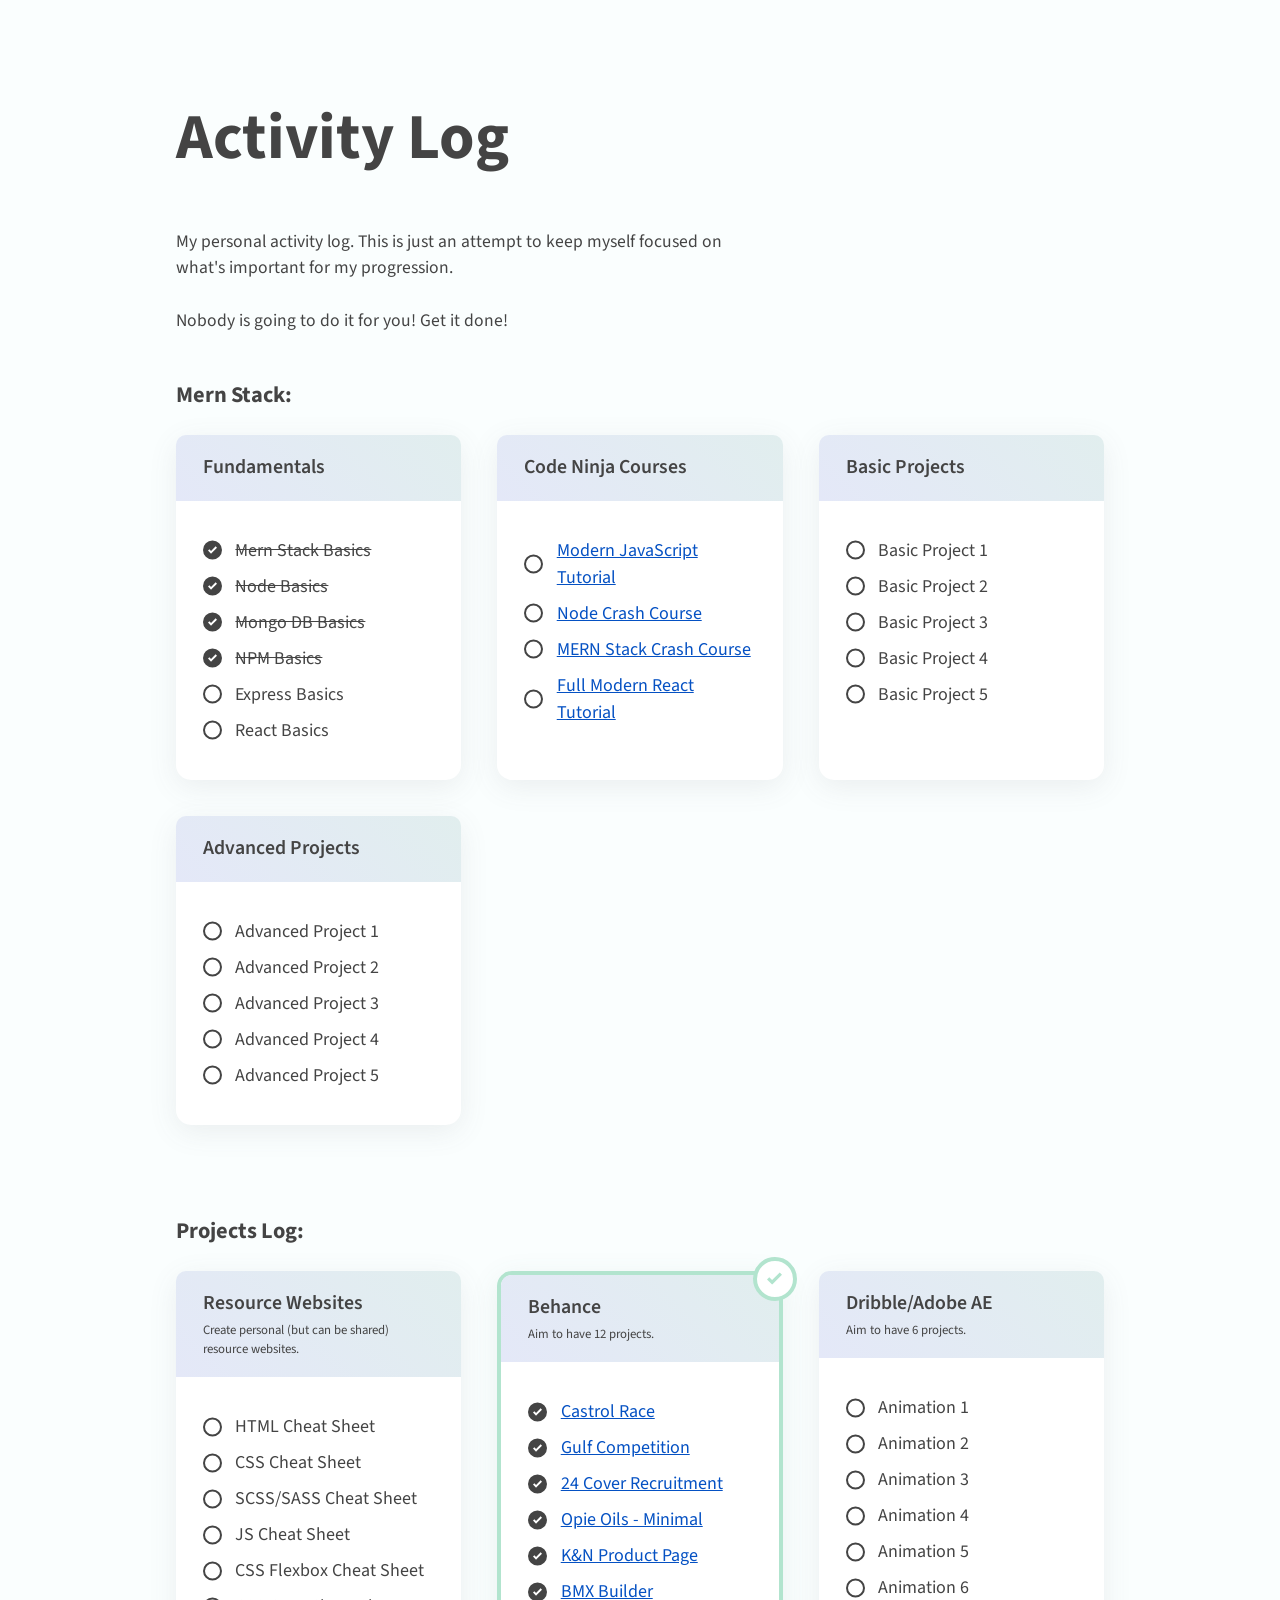
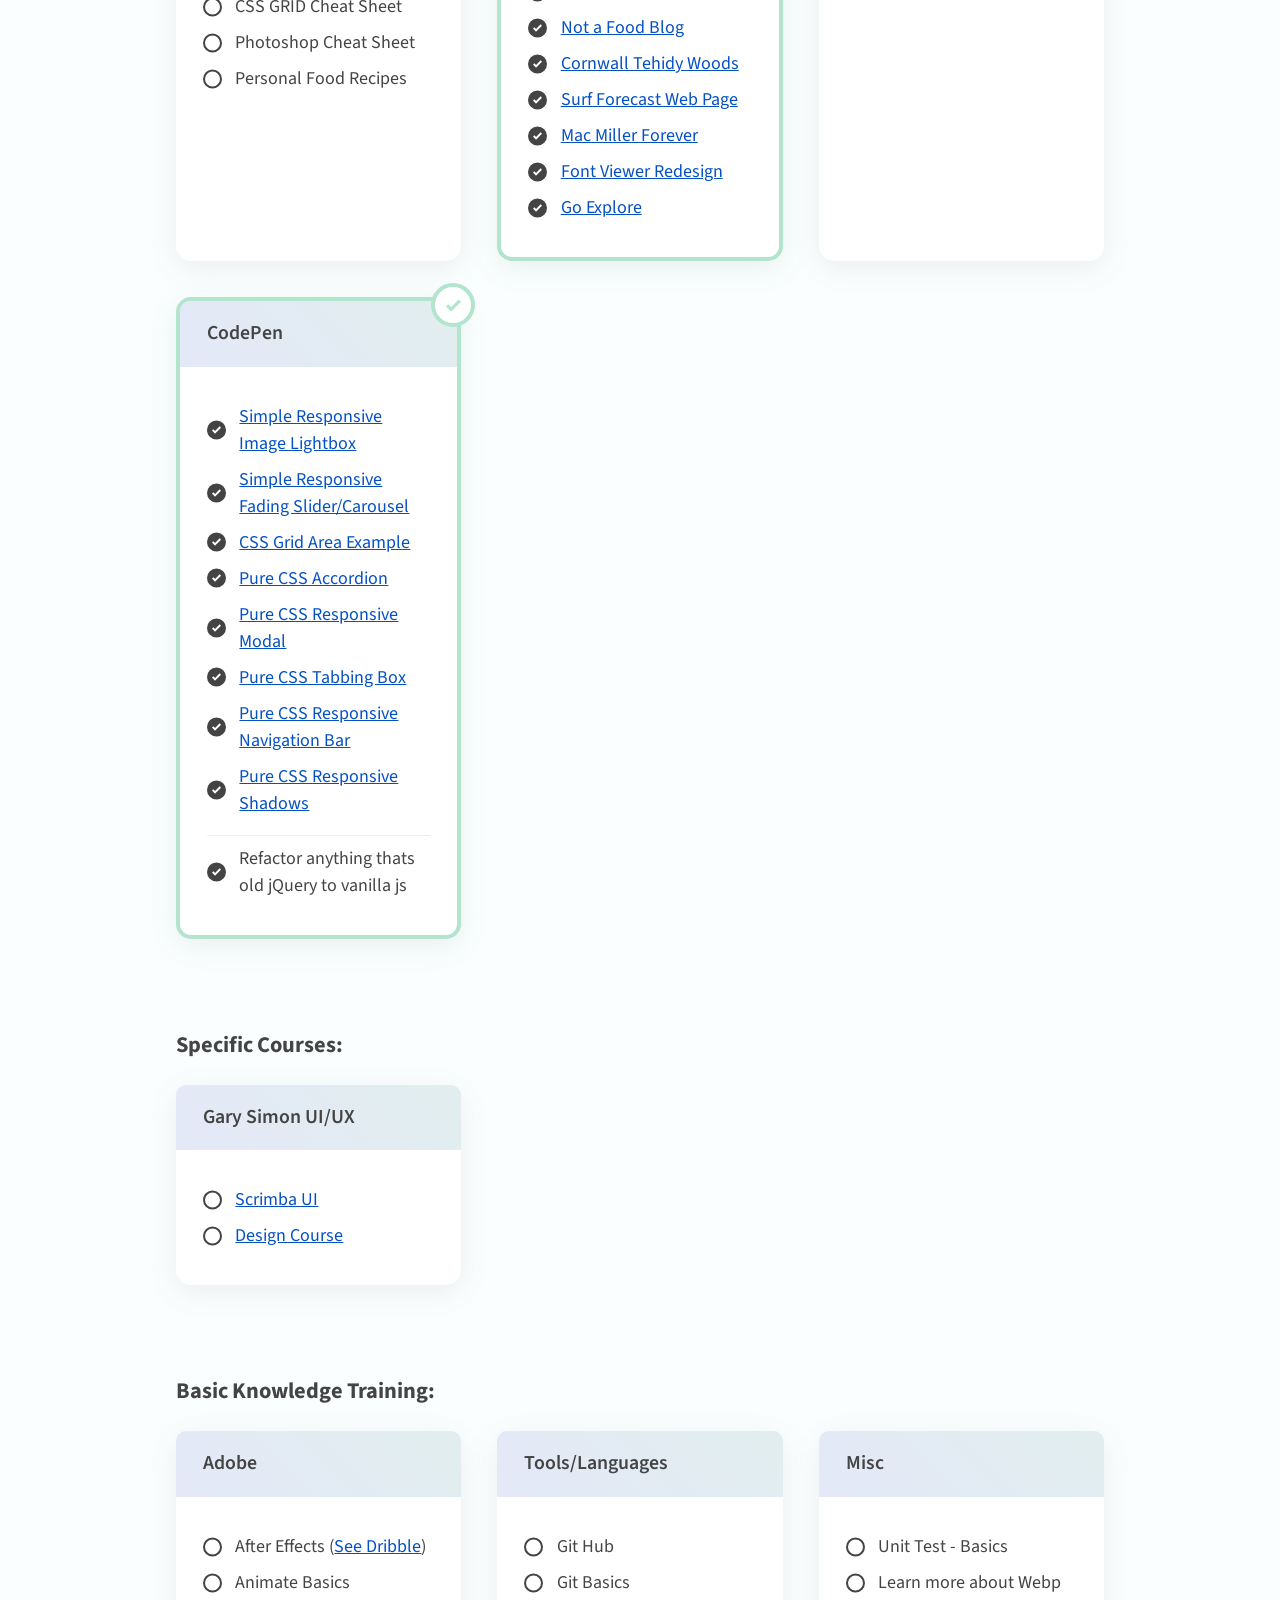
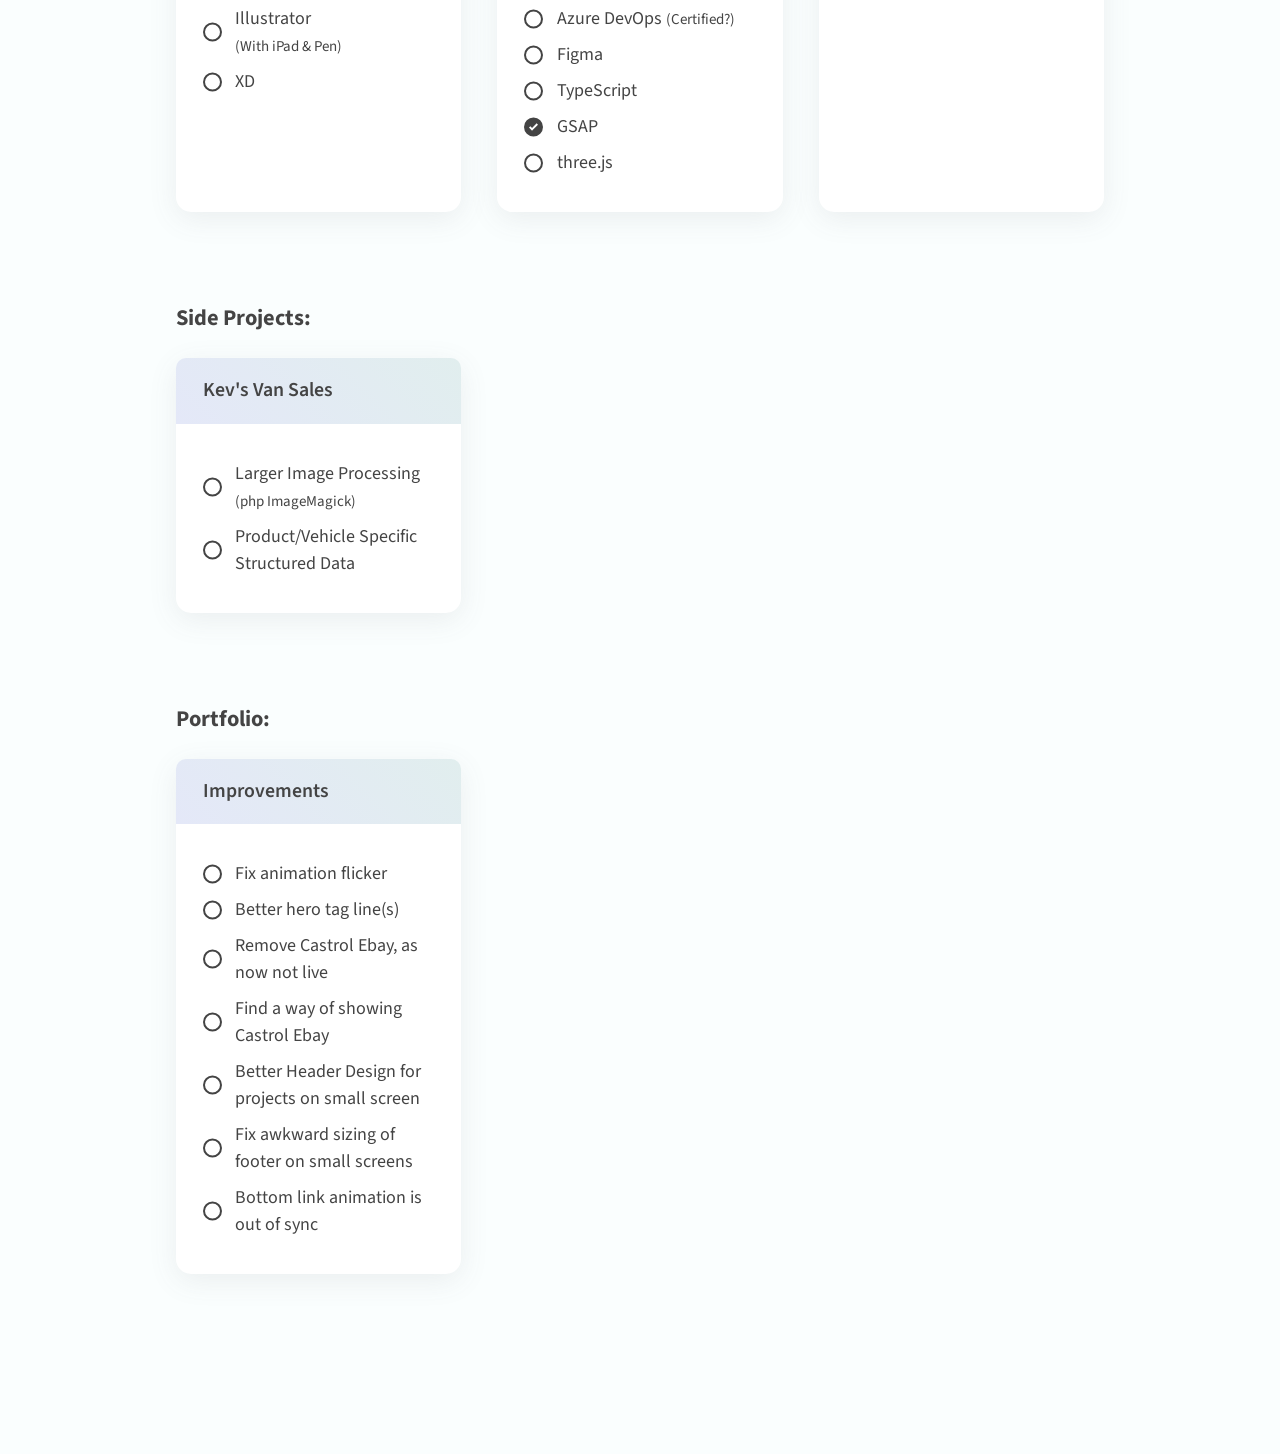
<file: work-checklists/activity-log.html>
<!DOCTYPE html>
<html lang="en">

<head>
    <meta charset="UTF-8">
    <meta http-equiv="X-UA-Compatible" content="IE=edge">
    <meta name="viewport" content="width=device-width, initial-scale=1.0">
    <title>Activity & Training Log</title>
    <link rel="stylesheet" href="./css/style.min.0.0.1.css">
    <link rel="icon" href="../img/favicon.ico" type="image/x-icon" />
    <meta name="robots" content="noindex">
</head>

<body>
    <main>
        <h1>Activity Log</h1>
        <p>My personal activity log. This is just an attempt to keep myself focused on what's important for my progression.<br/><br/>Nobody is going to do it for you! Get it done!</p>
        <h2>Mern Stack:</h2>
        <div class="grid-container">
            <section>
                <header>
                    <h3>Fundamentals</h3>
                </header>
                <ul>
                    <li class="done  line-through">Mern Stack Basics</li>
                    <li class="done line-through">Node Basics</li>
                    <li class="done line-through">Mongo DB Basics</li>
                    <li class="done line-through">NPM Basics</li>
                    <li>Express Basics</li>
                    <li>React Basics</li>
                </ul>
            </section>
            <section>
                <header>
                    <h3>Code Ninja Courses</h3>
                </header>
                <ul>
                    <li><a target="_blank" rel="noreferrer" href="https://www.youtube.com/playlist?list=PL4cUxeGkcC9haFPT7J25Q9GRB_ZkFrQAc">Modern JavaScript Tutorial</a></li>
                    <li><a target="_blank" rel="noreferrer" href="https://www.youtube.com/playlist?list=PL4cUxeGkcC9jsz4LDYc6kv3ymONOKxwBU">Node Crash Course</a></li>
                    <li><a target="_blank" rel="noreferrer" href="https://www.youtube.com/watch?v=98BzS5Oz5E4&list=PL4cUxeGkcC9iJ_KkrkBZWZRHVwnzLIoUE">MERN Stack Crash Course</a></li>
                    <li><a target="_blank" rel="noreferrer" href="https://www.youtube.com/playlist?list=PL4cUxeGkcC9gZD-Tvwfod2gaISzfRiP9d">Full Modern React Tutorial</a></li>
                </ul>
            </section>
            <section>
                <header>
                    <h3>Basic Projects</h3>
                </header>
                <ul>
                    <li>Basic Project 1 </li>
                    <li>Basic Project 2 </li>
                    <li>Basic Project 3 </li>
                    <li>Basic Project 4 </li>
                    <li>Basic Project 5 </li>
                </ul>
            </section>
            <section>
                <header>
                    <h3>Advanced Projects</h3>
                </header>
                <ul>
                    <li>Advanced Project 1 </li>
                    <li>Advanced Project 2 </li>
                    <li>Advanced Project 3 </li>
                    <li>Advanced Project 4 </li>
                    <li>Advanced Project 5 </li>
                </ul>
            </section>
        </div>
        <h2>Projects Log:</h2>
        <div class="grid-container">
            <section>
                <header>
                    <h3>Resource Websites</h3>
                    <p>Create personal (but can be shared) resource websites.</p>
                </header>
                <ul>
                    <li>HTML Cheat Sheet</li>
                    <li>CSS Cheat Sheet</li>
                    <li>SCSS/SASS Cheat Sheet</li>
                    <li>JS Cheat Sheet</li>
                    <li>CSS Flexbox Cheat Sheet</li>
                    <li>CSS GRID Cheat Sheet</li>
                    <li>Photoshop Cheat Sheet</li>
                    <li>Personal Food Recipes</li>
                </ul>
            </section>
            <section class="done">
                <header>
                    <h3>Behance</h3>
                    <p>Aim to have 12 projects.</p>
                </header>
                <ul>
                    <li class="done"><a href="https://www.behance.net/gallery/120878989/Castrol-Race" target="_blank" rel="noreferrer">Castrol Race</a></li>
                    <li class="done"><a href="https://www.behance.net/gallery/121127391/Gulf-Competition-Oils" target="_blank" rel="noreferrer">Gulf Competition</a></li>
                    <li class="done"><a href="https://www.behance.net/gallery/122971043/24-Cover-Recruitment" target="_blank" rel="noreferrer">24 Cover Recruitment</a></li>
                    <li class="done"><a href="https://www.behance.net/gallery/123848761/Opie-Oils" target="_blank" rel="noreferrer">Opie Oils - Minimal</a></li>
                    <li class="done"><a href="https://www.behance.net/gallery/133400411/K-N-Product-Page-Concept" target="_blank" rel="noreferrer">K&amp;N Product Page</a></li>
                    <li class="done"><a href="https://www.behance.net/gallery/133871647/BMX-Builder" target="_blank" rel="noreferrer">BMX Builder</a></li>
                    <li class="done"><a href="https://www.behance.net/gallery/141289613/NOT-a-Food-Blog" target="_blank" rel="noreferrer">Not a Food Blog</a></li>
                    <li class="done"><a href="https://www.behance.net/gallery/143044665/Cornwall-Tehidy-Woods" target="_blank" rel="noreferrer">Cornwall Tehidy Woods</a></li>
                    <li class="done"><a href="https://www.behance.net/gallery/143045001/Gwithian-Surf-Forecast-Redesign" target="_blank" rel="noreferrer">Surf Forecast Web Page</a></li>
                    <li class="done"><a href="https://www.behance.net/gallery/143456525/Mac-Miller-Forever" target="_blank" rel="noreferrer">Mac Miller Forever</a></li>
                    <li class="done"><a href="https://www.behance.net/gallery/144056157/Font-Viewer-Redesign" target="_blank" rel="noreferrer">Font Viewer Redesign</a></li>
                    <li class="done"><a href="https://www.behance.net/gallery/146090753/Go-Explore-Adventure-Holidays-Landing-Page" target="_blank" rel="noreferrer">Go Explore</a></li>
                </ul>
            </section>
            <section>
                <header>
                    <h3 id="dribble">Dribble/Adobe AE</h3>
                    <p>Aim to have 6 projects.</p>
                </header>
                <ul>
                    <li>Animation 1</li>
                    <li>Animation 2</li>
                    <li>Animation 3</li>
                    <li>Animation 4</li>
                    <li>Animation 5</li>
                    <li>Animation 6</li>
                </ul>
            </section>
            <section class="done">
                <header>
                    <h3 id="dribble">CodePen</h3>
                </header>
                <ul>
                    <li class="done"><a href="https://codepen.io/stepfray/pen/zYZoxpo" target="_blank" rel="noreferrer">Simple Responsive Image Lightbox</a></li>
                    <li class="done"><a href="https://codepen.io/stepfray/pen/rLMBKB" target="_blank" rel="noreferrer">Simple Responsive Fading Slider/Carousel</a></li>
                    <li class="done"><a href="https://codepen.io/stepfray/pen/ExwOOPb" target="_blank" rel="noreferrer">CSS Grid Area Example</a></li>
                    <li class="done"><a href="https://codepen.io/stepfray/pen/LYWYxPM" target="_blank" rel="noreferrer">Pure CSS Accordion</a></li>
                    <li class="done"><a href="https://codepen.io/stepfray/pen/qBRzPdL" target="_blank" rel="noreferrer">Pure CSS Responsive Modal</a></li>
                    <li class="done"><a href="https://codepen.io/stepfray/pen/EBeKJX" target="_blank" rel="noreferrer">Pure CSS Tabbing Box</a></li>
                    <li class="done"><a href="https://codepen.io/stepfray/pen/NvRLXJ" target="_blank" rel="noreferrer">Pure CSS Responsive Navigation Bar</a></li>
                    <li class="done"><a href="https://codepen.io/stepfray/pen/LEQPXW" target="_blank" rel="noreferrer">Pure CSS Responsive Shadows</a></li>
                    <hr>
                    <li class="done">Refactor anything thats old jQuery to vanilla js</li>
                </ul>
            </section>
        </div>
        <h2>Specific Courses:</h2>
        <div class="grid-container">
            <section>
                <header>
                    <h3>Gary Simon UI/UX</h3>
                </header>
                <ul>
                    <li><a href="https://scrimba.com/learn/design" target="_blank" rel="noreferrer">Scrimba UI</a></li>
                    <li><a href="https://designcourse.com/" target="_blank" rel="noreferrer">Design Course</a></li>
                </ul>
            </section>
        </div>
        <h2>Basic Knowledge Training:</h2>
        <div class="grid-container">
            <section>
                <header>
                    <h3>Adobe</h3>
                </header>
                <ul>
                    <li>After Effects (<a href="#dribble" target="_blank" rel="noreferrer">See Dribble</a>)</li>
                    <li>Animate Basics</li>
                    <li>Illustrator<br/><small>(With iPad &amp; Pen)</small></li>
                    <li>XD</li>
                </ul>
            </section>
            <section>
                <header>
                    <h3>Tools/Languages</h3>
                </header>
                <ul>
                    <li>Git Hub</li>
                    <li>Git Basics</li>
                    <li>Azure DevOps <small>(Certified?)</small></li>
                    <li>Figma</li>
                    <li>TypeScript</li>
                    <li class="done">GSAP</li>
                    <li>three.js</li>
                </ul>
            </section>
            <section>
                <header>
                    <h3>Misc</h3>
                </header>
                <ul>
                    <li>Unit Test - Basics</li>
                    <li>Learn more about Webp</li>
                </ul>
            </section>
        </div>

        <h2>Side Projects:</h2>
        <div class="grid-container">
            <section>
                <header>
                    <h3>Kev's Van Sales</h3>
                </header>
                <ul>
                    <li>Larger Image Processing<br/><small>(php ImageMagick)</small></li>
                    <li>Product/Vehicle Specific Structured Data</li>
                </ul>
            </section>
        </div>
        <h2>Portfolio:</h2>
        <div class="grid-container">
            <section>
                <header>
                    <h3>Improvements</h3>
                </header>
                <ul>
                    <li>Fix animation flicker</li>
                    <li>Better hero tag line(s)</li>
                    <li>Remove Castrol Ebay, as now not live</li>
                    <li>Find a way of showing Castrol Ebay</li>
                    <li>Better Header Design for projects on small screen</li>
                    <li>Fix awkward sizing of footer on small screens</li>
                    <li>Bottom link animation is out of sync</li>
                </ul>
            </section>
        </div>
    </main>
</body>

</html>
</file>
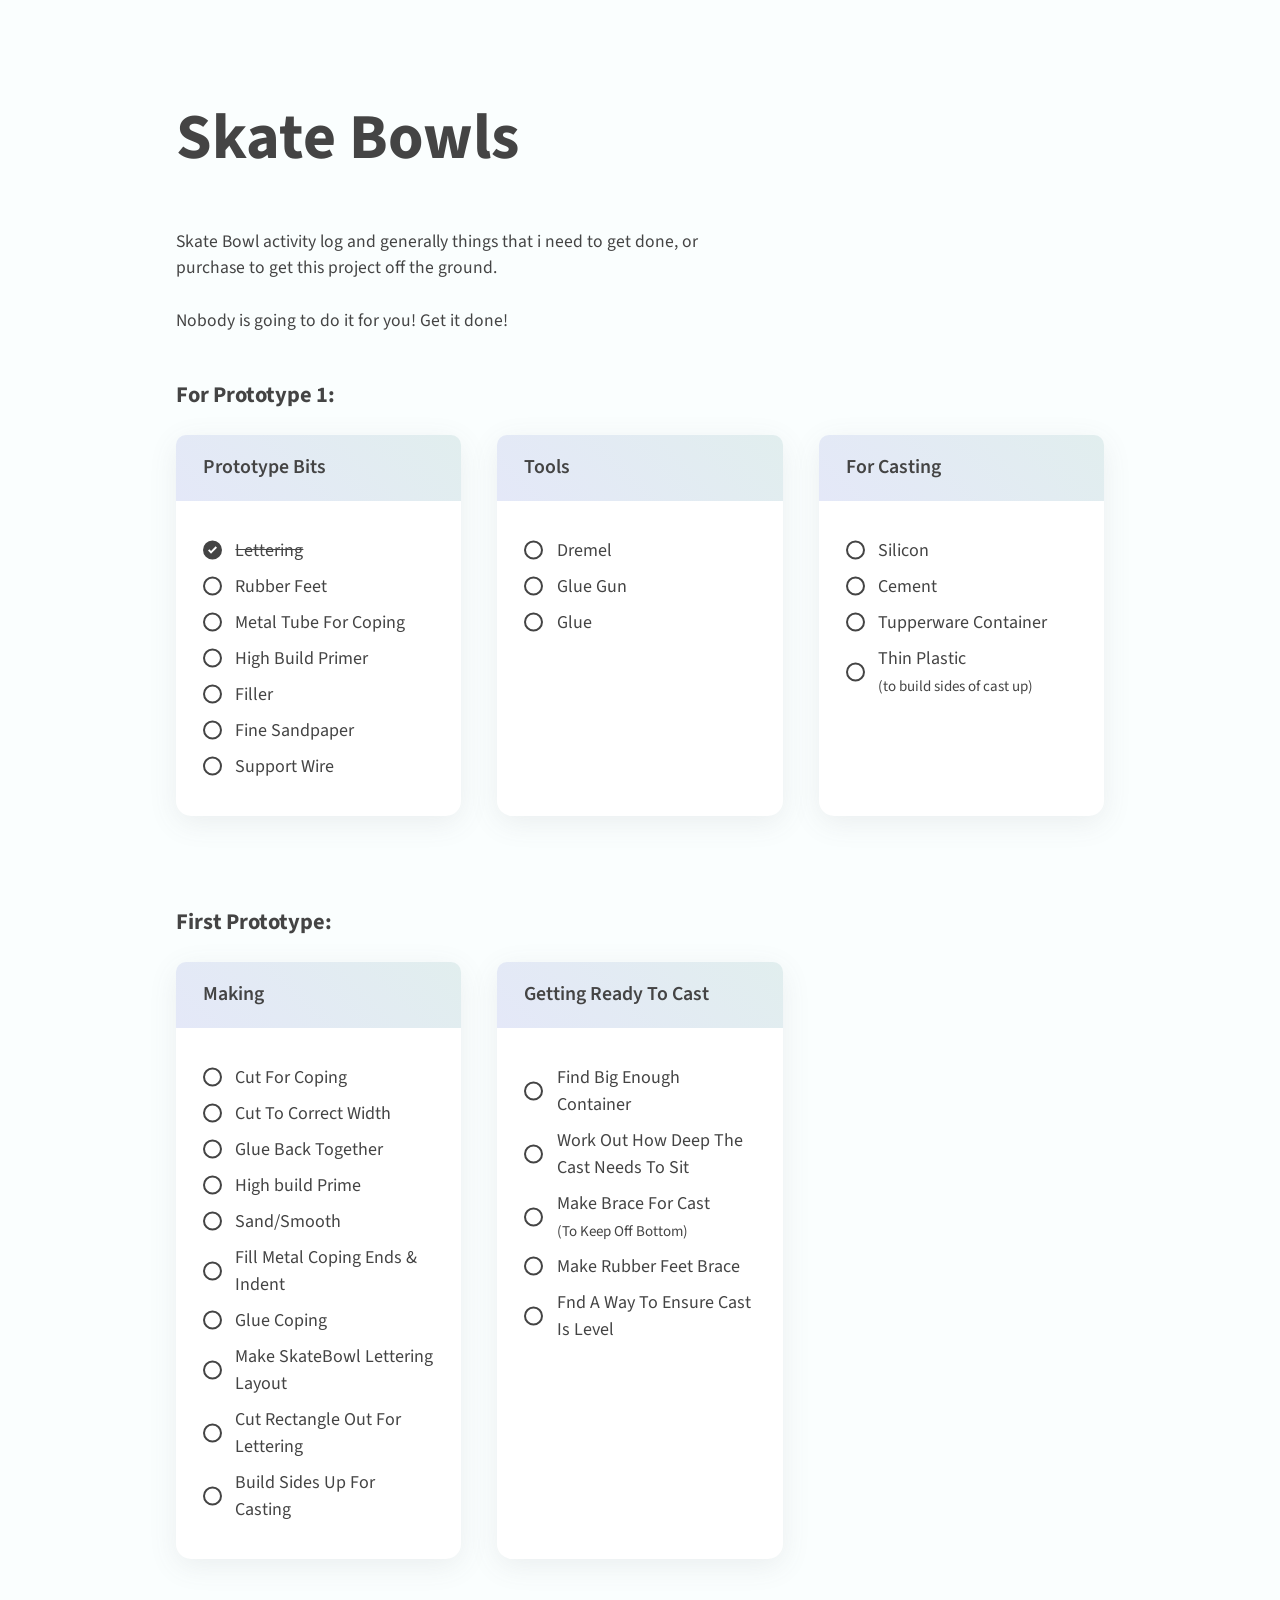
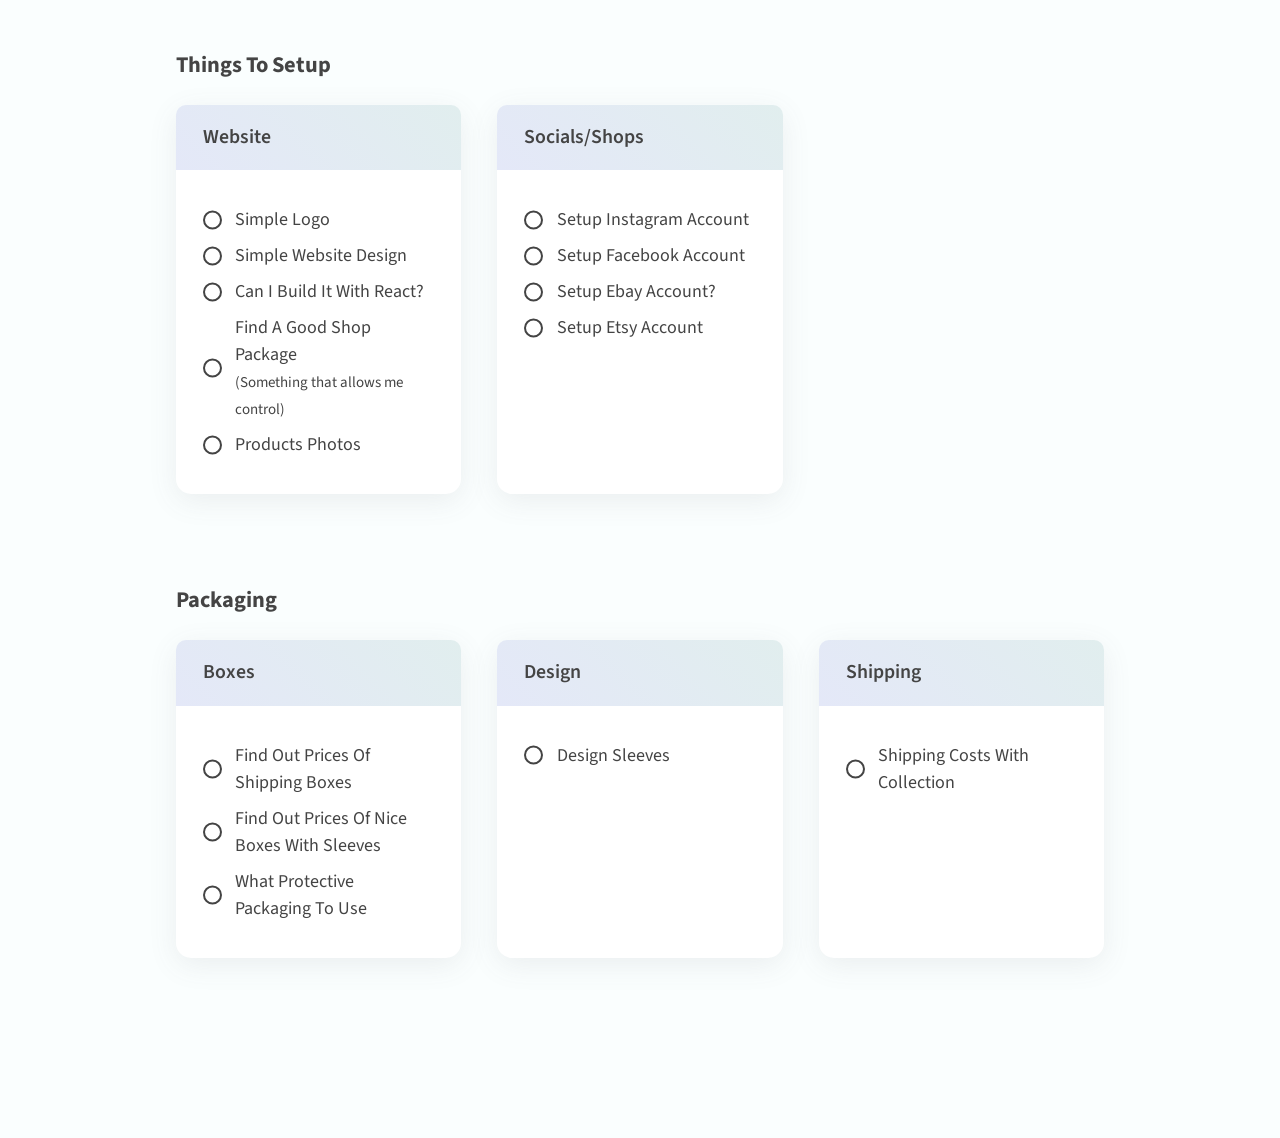
<file: work-checklists/skate-bowls.html>
<!DOCTYPE html>
<html lang="en">

<head>
    <meta charset="UTF-8">
    <meta http-equiv="X-UA-Compatible" content="IE=edge">
    <meta name="viewport" content="width=device-width, initial-scale=1.0">
    <title>Skate Bowls</title>
    <link rel="stylesheet" href="./css/style.min.0.0.1.css">
    <link rel="icon" href="../img/favicon.ico" type="image/x-icon" />
    <meta name="robots" content="noindex">
</head>

<body>
    <main>
        <h1>Skate Bowls</h1>
        <p>Skate Bowl activity log and generally things that i need to get done, or purchase to get this project off the ground.<br/><br/>Nobody is going to do it for you! Get it done!</p>
        <h2>For Prototype 1:</h2>
        <div class="grid-container">
            <section>
                <header>
                    <h3>Prototype Bits</h3>
                </header>
                <ul>
                    <li class="done line-through">Lettering</li>
                    <li>Rubber Feet</li>
                    <li>Metal Tube For Coping</li>
                    <li>High Build Primer</li>
                    <li>Filler</li>
                    <li>Fine Sandpaper</li>
                    <li>Support Wire</li>
                </ul>
            </section>

            <section>
                <header>
                    <h3>Tools</h3>
                </header>
                <ul>
                    <li>Dremel</li>
                    <li>Glue Gun</li>
                    <li>Glue</li>
                </ul>
            </section>
            <section>
                <header>
                    <h3>For Casting</h3>
                </header>
                <ul>
                    <li>Silicon</li>
                    <li>Cement</li>
                    <li>Tupperware Container</li>
                    <li>Thin Plastic<br/><small>(to build sides of cast up)</small></li>
                </ul>
            </section>
        </div>
        <h2>First Prototype:</h2>
        <div class="grid-container">
            <section>
                <header>
                    <h3>Making</h3>
                </header>
                <ul>
                    <li>Cut For Coping</li>
                    <li>Cut To Correct Width</li>
                    <li>Glue Back Together</li>
                    <li>High build Prime</li>
                    <li>Sand/Smooth</li>
                    <li>Fill Metal Coping Ends &amp; Indent</li>
                    <li>Glue Coping</li>
                    <li>Make SkateBowl Lettering Layout</li>
                    <li>Cut Rectangle Out For Lettering</li>
                    <li>Build Sides Up For Casting</li>
                </ul>
            </section>
            <section>
                <header>
                    <h3>Getting Ready To Cast</h3>
                </header>
                <ul>
                    <li>Find Big Enough Container</li>
                    <li>Work Out How Deep The Cast Needs To Sit</li>
                    <li>Make Brace For Cast<br/><small>(To Keep Off Bottom)</small></li>
                    <li>Make Rubber Feet Brace</li>
                    <li>Fnd A Way To Ensure Cast Is Level</li>
                </ul>
            </section>
        </div>
        <h2>Things To Setup</h2>
        <div class="grid-container">
            <section>
                <header>
                    <h3>Website</h3>
                </header>
                <ul>
                    <li>Simple Logo</li>
                    <li>Simple Website Design</li>
                    <li>Can I Build It With React?</li>
                    <li>Find A Good Shop Package<br/><small>(Something that allows me control)</small></li>
                    <li>Products Photos</li>
                </ul>
            </section>
            <section>
                <header>
                    <h3>Socials/Shops</h3>
                </header>
                <ul>
                    <li>Setup Instagram Account</li>
                    <li>Setup Facebook Account</li>
                    <li>Setup Ebay Account?</li>
                    <li>Setup Etsy Account</li>
                </ul>
            </section>
        </div>
        <h2>Packaging</h2>
        <div class="grid-container">
            <section>
                <header>
                    <h3>Boxes</h3>
                </header>
                <ul>
                    <li>Find Out Prices Of Shipping Boxes</li>
                    <li>Find Out Prices Of Nice Boxes With Sleeves</li>
                    <li>What Protective Packaging To Use</li>

                </ul>
            </section>
            <section>
                <header>
                    <h3>Design</h3>
                </header>
                <ul>
                    <li>Design Sleeves</li>
                </ul>
            </section>
            <section>
                <header>
                    <h3>Shipping</h3>
                </header>
                <ul>
                    <li>Shipping Costs With Collection</li>
                </ul>
            </section>

        </div>
    </main>


</body>

</html>
</file>
<file: work-checklists/css/style.min.0.0.1.css>
@import url("https://fonts.googleapis.com/css2?family=Source+Sans+Pro:wght@400;600;700&display=swap");:root{--light:#eee;--light-shade-2:#ccc;--light-shade-3:#bababa;--dark:#444444;--blue:#0551c3;--light-green:#b2e4ce}*{box-sizing:border-box}body{color:var(--dark);display:grid;place-content:center;padding:0;margin:0;min-height:100vh;font-family:'Source Sans Pro', sans-serif;font-size:18px;line-height:1.5;background-color:#fafefe}main{max-width:1000px;margin:auto;padding:5em 2em}main>p{max-width:550px}h1{font-size:clamp(3rem, 7vw, 4rem);margin-top:0}h2{margin:2em 0 1em;font-size:1.4rem}p{font-size:clamp(0.9rem, 3vw, 1.1rem)}a{color:var(--blue);text-decoration:underline;position:relative;transition:all 0.1s ease-in}a:hover{top:-1px}hr{margin:1em 0 .5em;background-color:var(--light);border:none;height:1px}.grid-container>section{background-color:#fff;border-radius:15px;box-shadow:rgba(100,100,111,0.1) 0px 7px 29px 0px}.grid-container>section header{border-radius:10px 10px 0 0;padding:1em 1.5em;background:#e4e8f8;background:linear-gradient(45deg, #e4e8f8 0%, #e1eeee 100%)}.grid-container>section header h3{font-size:1.1em;font-weight:600;margin:0}.grid-container>section header p{font-size:0.8rem;line-height:1.5;margin:.2em 0 0 0}.grid-container>section.done{border:4px solid var(--light-green);position:relative;box-shadow:rgba(93,116,107,0.1) 0px 7px 29px 0px}.grid-container>section.done::after{content:"";position:absolute;width:2em;height:2em;background-color:#fff;border-radius:50%;top:-1em;right:-1em;border:4px solid var(--light-green);background-image:url(../img/tick-icon-green.svg);background-repeat:no-repeat;background-position:center;background-size:15px}ul{padding-bottom:1em;list-style:none;padding:1.5em;margin:0}ul li{margin:.5em 0;padding-left:1.8em;position:relative}ul li::before{content:"";position:absolute;width:15px;height:15px;left:0;top:50%;transform:translateY(-50%);border-radius:50%;border:2px solid var(--dark)}ul li.done.line-through{text-decoration:line-through}ul li.done::before{background-image:url(../img/tick-icon.svg);background-repeat:no-repeat;background-position:center;background-size:9px;background-color:var(--dark)}.grid-container{margin-bottom:5em}.grid-container{display:grid;gap:2em;grid-column:auto}@media all and (min-width: 650px){.grid-container{grid-template-columns:repeat(2, 1fr)}}@media all and (min-width: 900px){.grid-container{grid-template-columns:repeat(3, 1fr)}}
</file>
<file: css/style.min.css>
:root{--max-width: 1200px;--font-body: "Inter", sans-serif;--font-heading: "Space Grotesk", sans-serif;--font-dark: hsl(0, 0%, 20%);--font-mid: hsl(0, 0%, 40%);--green: hsl(174, 81%, 43%);--light-green: rgba(232, 253, 251, 0.7);--dark-green: hsl(174, 81%, 37%);--dark: #444444;--blue: #0863ff;--dark-blue: #0853d4}header .logo,header ul a{opacity:0;-webkit-transform:translateY(0.2em);transform:translateY(0.2em);-webkit-transition:all .5s ease-in-out;transition:all .5s ease-in-out}header.in-view ul li:nth-of-type(1) a{-webkit-transition-delay:100ms;transition-delay:100ms}header.in-view ul li:nth-of-type(2) a{-webkit-transition-delay:200ms;transition-delay:200ms}header.in-view ul li:nth-of-type(3) a{-webkit-transition-delay:300ms;transition-delay:300ms}header.in-view ul li:nth-of-type(4) a:nth-of-type(1){-webkit-transition-delay:400ms;transition-delay:400ms}header.in-view ul li:nth-of-type(4) a:nth-of-type(2){-webkit-transition-delay:500ms;transition-delay:500ms}header.in-view .logo,header.in-view ul a{opacity:1;-webkit-transform:translateY(0);transform:translateY(0)}.picture-gallery>div{opacity:0;-webkit-filter:blur(2px);filter:blur(2px);-webkit-transform:scale(0.9);transform:scale(0.9);-webkit-transition:all .5s ease-in-out;transition:all .5s ease-in-out}.picture-gallery.in-view>div:nth-of-type(1){-webkit-transition-delay:0ms;transition-delay:0ms}.picture-gallery.in-view>div:nth-of-type(2){-webkit-transition-delay:50ms;transition-delay:50ms}.picture-gallery.in-view>div:nth-of-type(3){-webkit-transition-delay:100ms;transition-delay:100ms}.picture-gallery.in-view>div:nth-of-type(4){-webkit-transition-delay:150ms;transition-delay:150ms}.picture-gallery.in-view>div:nth-of-type(5){-webkit-transition-delay:200ms;transition-delay:200ms}.picture-gallery.in-view>div:nth-of-type(6){-webkit-transition-delay:250ms;transition-delay:250ms}.picture-gallery.in-view>div:nth-of-type(7){-webkit-transition-delay:300ms;transition-delay:300ms}.picture-gallery.in-view>div:nth-of-type(8){-webkit-transition-delay:350ms;transition-delay:350ms}.picture-gallery.in-view>div{opacity:1;-webkit-filter:blur(0);filter:blur(0);-webkit-transform:scale(1);transform:scale(1)}.opening-statement h1,.opening-statement p,.opening-statement a{opacity:0;-webkit-transform:translateY(1em);transform:translateY(1em);-webkit-transition:all .5s ease-in-out;transition:all .5s ease-in-out}.opening-statement h1{-webkit-transform:translateY(0.3em);transform:translateY(0.3em)}.opening-statement.in-view p{-webkit-transition-delay:100ms;transition-delay:100ms}.opening-statement.in-view a:nth-of-type(1){-webkit-transition-delay:200ms;transition-delay:200ms}.opening-statement.in-view a:nth-of-type(2){-webkit-transition-delay:300ms;transition-delay:300ms}.opening-statement.in-view h1,.opening-statement.in-view p,.opening-statement.in-view a{opacity:1;-webkit-transform:translateY(0);transform:translateY(0)}h2{opacity:0;-webkit-transform:translateY(0.5em);transform:translateY(0.5em);-webkit-transition:all .5s ease-in-out;transition:all .5s ease-in-out}h2.in-view{-webkit-transform:translateY(0);transform:translateY(0)}.certifications-list .certification-card{opacity:0;-webkit-transform:translateY(1.5em);transform:translateY(1.5em);-webkit-transition:all .5s ease-in-out;transition:all .5s ease-in-out}.certifications-list.in-view h2{opacity:1;-webkit-transform:translateY(0);transform:translateY(0)}.certifications-list.in-view .certification-card:nth-of-type(1){-webkit-transition-delay:150ms;transition-delay:150ms}.certifications-list.in-view .certification-card:nth-of-type(2){-webkit-transition-delay:300ms;transition-delay:300ms}.certifications-list.in-view .certification-card:nth-of-type(3){-webkit-transition-delay:450ms;transition-delay:450ms}.certifications-list.in-view .certification-card:nth-of-type(4){-webkit-transition-delay:600ms;transition-delay:600ms}.certifications-list.in-view .certification-card:nth-of-type(5){-webkit-transition-delay:750ms;transition-delay:750ms}.certifications-list.in-view .certification-card:nth-of-type(6){-webkit-transition-delay:900ms;transition-delay:900ms}.certifications-list.in-view .certification-card{opacity:1;-webkit-transform:translateY(0);transform:translateY(0)}.skills-lists .core-skills h3,.skills-lists .basic-skills h3{opacity:0;-webkit-transform:translateY(1em);transform:translateY(1em);-webkit-transition:all .5s ease-in-out;transition:all .5s ease-in-out}.skills-lists .core-skills li,.skills-lists .basic-skills li{opacity:0;-webkit-transform:translateY(1em);transform:translateY(1em);-webkit-transition:all .5s ease-in-out;transition:all .5s ease-in-out}.skills-lists.in-view h2{opacity:1;-webkit-transform:translateY(0);transform:translateY(0)}.skills-lists.in-view .core-skills h3,.skills-lists.in-view .basic-skills h3{opacity:1;-webkit-transform:translateY(0);transform:translateY(0);-webkit-transition-delay:150ms;transition-delay:150ms}.skills-lists.in-view .core-skills li:nth-of-type(1),.skills-lists.in-view .basic-skills li:nth-of-type(1){-webkit-transition-delay:250ms;transition-delay:250ms}.skills-lists.in-view .core-skills li:nth-of-type(2),.skills-lists.in-view .basic-skills li:nth-of-type(2){-webkit-transition-delay:310ms;transition-delay:310ms}.skills-lists.in-view .core-skills li:nth-of-type(3),.skills-lists.in-view .basic-skills li:nth-of-type(3){-webkit-transition-delay:370ms;transition-delay:370ms}.skills-lists.in-view .core-skills li:nth-of-type(4),.skills-lists.in-view .basic-skills li:nth-of-type(4){-webkit-transition-delay:430ms;transition-delay:430ms}.skills-lists.in-view .core-skills li:nth-of-type(5),.skills-lists.in-view .basic-skills li:nth-of-type(5){-webkit-transition-delay:490ms;transition-delay:490ms}.skills-lists.in-view .core-skills li:nth-of-type(6),.skills-lists.in-view .basic-skills li:nth-of-type(6){-webkit-transition-delay:550ms;transition-delay:550ms}.skills-lists.in-view .core-skills li:nth-of-type(7),.skills-lists.in-view .basic-skills li:nth-of-type(7){-webkit-transition-delay:610ms;transition-delay:610ms}.skills-lists.in-view .core-skills li:nth-of-type(8),.skills-lists.in-view .basic-skills li:nth-of-type(8){-webkit-transition-delay:670ms;transition-delay:670ms}.skills-lists.in-view .core-skills li:nth-of-type(9),.skills-lists.in-view .basic-skills li:nth-of-type(9){-webkit-transition-delay:730ms;transition-delay:730ms}.skills-lists.in-view .core-skills li:nth-of-type(10),.skills-lists.in-view .basic-skills li:nth-of-type(10){-webkit-transition-delay:790ms;transition-delay:790ms}.skills-lists.in-view .core-skills li:nth-of-type(11),.skills-lists.in-view .basic-skills li:nth-of-type(11){-webkit-transition-delay:850ms;transition-delay:850ms}.skills-lists.in-view .core-skills li:nth-of-type(12),.skills-lists.in-view .basic-skills li:nth-of-type(12){-webkit-transition-delay:910ms;transition-delay:910ms}.skills-lists.in-view .core-skills li:nth-of-type(13),.skills-lists.in-view .basic-skills li:nth-of-type(13){-webkit-transition-delay:970ms;transition-delay:970ms}.skills-lists.in-view .core-skills li:nth-of-type(14),.skills-lists.in-view .basic-skills li:nth-of-type(14){-webkit-transition-delay:1030ms;transition-delay:1030ms}.skills-lists.in-view .core-skills li:nth-of-type(15),.skills-lists.in-view .basic-skills li:nth-of-type(15){-webkit-transition-delay:1090ms;transition-delay:1090ms}.skills-lists.in-view .core-skills li:nth-of-type(16),.skills-lists.in-view .basic-skills li:nth-of-type(16){-webkit-transition-delay:1150ms;transition-delay:1150ms}.skills-lists.in-view .core-skills li:nth-of-type(17),.skills-lists.in-view .basic-skills li:nth-of-type(17){-webkit-transition-delay:1210ms;transition-delay:1210ms}.skills-lists.in-view .core-skills li:nth-of-type(18),.skills-lists.in-view .basic-skills li:nth-of-type(18){-webkit-transition-delay:1270ms;transition-delay:1270ms}.skills-lists.in-view .core-skills li:nth-of-type(19),.skills-lists.in-view .basic-skills li:nth-of-type(19){-webkit-transition-delay:1330ms;transition-delay:1330ms}.skills-lists.in-view .core-skills li:nth-of-type(20),.skills-lists.in-view .basic-skills li:nth-of-type(20){-webkit-transition-delay:1390ms;transition-delay:1390ms}.skills-lists.in-view .core-skills li:nth-of-type(21),.skills-lists.in-view .basic-skills li:nth-of-type(21){-webkit-transition-delay:1450ms;transition-delay:1450ms}.skills-lists.in-view .core-skills li:nth-of-type(22),.skills-lists.in-view .basic-skills li:nth-of-type(22){-webkit-transition-delay:1510ms;transition-delay:1510ms}.skills-lists.in-view .core-skills li:nth-of-type(23),.skills-lists.in-view .basic-skills li:nth-of-type(23){-webkit-transition-delay:1570ms;transition-delay:1570ms}.skills-lists.in-view .core-skills li:nth-of-type(24),.skills-lists.in-view .basic-skills li:nth-of-type(24){-webkit-transition-delay:1630ms;transition-delay:1630ms}.skills-lists.in-view .core-skills li,.skills-lists.in-view .basic-skills li{opacity:1;-webkit-transform:translateY(0);transform:translateY(0)}#work article .image-container{opacity:0;-webkit-transform:translateY(1.5em);transform:translateY(1.5em);-webkit-transition:all .5s ease-in-out;transition:all .5s ease-in-out}#work article h3{opacity:0;-webkit-transform:translateY(0.4em);transform:translateY(0.4em);-webkit-transition:all .5s ease-in-out;transition:all .5s ease-in-out}#work article p,#work article .skills-used,#work article .buttons{opacity:0;-webkit-transform:translateY(1em);transform:translateY(1em);-webkit-transition:all .5s ease-in-out;transition:all .5s ease-in-out}#work article.in-view h3{-webkit-transition-delay:300ms;transition-delay:300ms}#work article.in-view p{-webkit-transition-delay:400ms;transition-delay:400ms}#work article.in-view .skills-used{-webkit-transition-delay:500ms;transition-delay:500ms}#work article.in-view .buttons{-webkit-transition-delay:600ms;transition-delay:600ms}#work article.in-view h3,#work article.in-view p,#work article.in-view .skills-used,#work article.in-view .buttons{opacity:1;-webkit-transform:translateY(0);transform:translateY(0)}#work article.in-view .image-container{opacity:1;-webkit-transform:translateY(0);transform:translateY(0)}#contact .watch h2{-webkit-transform:translateY(0.3em);transform:translateY(0.3em);-webkit-transition:-webkit-transform .5s ease-in-out;transition:-webkit-transform .5s ease-in-out;transition:transform .5s ease-in-out;transition:transform .5s ease-in-out, -webkit-transform .5s ease-in-out}#contact .watch p,#contact .watch .links{opacity:0;-webkit-transform:translateY(1em);transform:translateY(1em);-webkit-transition:all .5s ease-in-out;transition:all .5s ease-in-out}#contact .watch.in-view h2{-webkit-transform:translateY(0);transform:translateY(0)}#contact .watch.in-view p:nth-of-type(1){-webkit-transition-delay:150ms;transition-delay:150ms}#contact .watch.in-view p:nth-of-type(2){-webkit-transition-delay:300ms;transition-delay:300ms}#contact .watch.in-view .links{-webkit-transition-delay:450ms;transition-delay:450ms}#contact .watch.in-view p,#contact .watch.in-view .links{opacity:1;-webkit-transform:translateY(0);transform:translateY(0)}*,*::before,*::after{-webkit-box-sizing:border-box;box-sizing:border-box}img{max-width:100%;width:auto;height:auto;vertical-align:middle;border:0}body{font-family:var(--font-body);padding:8em 0 0 0;margin:0}@media all and (min-width: 651px){body{padding:5em 0 0 0}}body{background-color:#fff;background-image:url("data:image/svg+xml,%3Csvg xmlns='http://www.w3.org/2000/svg' viewBox='0 0 2000 1500'%3E%3Cdefs%3E%3Crect stroke='%23ffffff' stroke-width='0.9' width='1' height='1' id='s'/%3E%3Cpattern id='a' width='3' height='3' patternUnits='userSpaceOnUse' patternTransform='scale(5) translate(-800 -600)'%3E%3Cuse fill='%23fcfcfc' href='%23s' y='2'/%3E%3Cuse fill='%23fcfcfc' href='%23s' x='1' y='2'/%3E%3Cuse fill='%23fafafa' href='%23s' x='2' y='2'/%3E%3Cuse fill='%23fafafa' href='%23s'/%3E%3Cuse fill='%23f7f7f7' href='%23s' x='2'/%3E%3Cuse fill='%23f7f7f7' href='%23s' x='1' y='1'/%3E%3C/pattern%3E%3Cpattern id='b' width='7' height='11' patternUnits='userSpaceOnUse' patternTransform='scale(5) translate(-800 -600)'%3E%3Cg fill='%23f5f5f5'%3E%3Cuse href='%23s'/%3E%3Cuse href='%23s' y='5' /%3E%3Cuse href='%23s' x='1' y='10'/%3E%3Cuse href='%23s' x='2' y='1'/%3E%3Cuse href='%23s' x='2' y='4'/%3E%3Cuse href='%23s' x='3' y='8'/%3E%3Cuse href='%23s' x='4' y='3'/%3E%3Cuse href='%23s' x='4' y='7'/%3E%3Cuse href='%23s' x='5' y='2'/%3E%3Cuse href='%23s' x='5' y='6'/%3E%3Cuse href='%23s' x='6' y='9'/%3E%3C/g%3E%3C/pattern%3E%3Cpattern id='h' width='5' height='13' patternUnits='userSpaceOnUse' patternTransform='scale(5) translate(-800 -600)'%3E%3Cg fill='%23f5f5f5'%3E%3Cuse href='%23s' y='5'/%3E%3Cuse href='%23s' y='8'/%3E%3Cuse href='%23s' x='1' y='1'/%3E%3Cuse href='%23s' x='1' y='9'/%3E%3Cuse href='%23s' x='1' y='12'/%3E%3Cuse href='%23s' x='2'/%3E%3Cuse href='%23s' x='2' y='4'/%3E%3Cuse href='%23s' x='3' y='2'/%3E%3Cuse href='%23s' x='3' y='6'/%3E%3Cuse href='%23s' x='3' y='11'/%3E%3Cuse href='%23s' x='4' y='3'/%3E%3Cuse href='%23s' x='4' y='7'/%3E%3Cuse href='%23s' x='4' y='10'/%3E%3C/g%3E%3C/pattern%3E%3Cpattern id='c' width='17' height='13' patternUnits='userSpaceOnUse' patternTransform='scale(5) translate(-800 -600)'%3E%3Cg fill='%23f2f2f2'%3E%3Cuse href='%23s' y='11'/%3E%3Cuse href='%23s' x='2' y='9'/%3E%3Cuse href='%23s' x='5' y='12'/%3E%3Cuse href='%23s' x='9' y='4'/%3E%3Cuse href='%23s' x='12' y='1'/%3E%3Cuse href='%23s' x='16' y='6'/%3E%3C/g%3E%3C/pattern%3E%3Cpattern id='d' width='19' height='17' patternUnits='userSpaceOnUse' patternTransform='scale(5) translate(-800 -600)'%3E%3Cg fill='%23ffffff'%3E%3Cuse href='%23s' y='9'/%3E%3Cuse href='%23s' x='16' y='5'/%3E%3Cuse href='%23s' x='14' y='2'/%3E%3Cuse href='%23s' x='11' y='11'/%3E%3Cuse href='%23s' x='6' y='14'/%3E%3C/g%3E%3Cg fill='%23efefef'%3E%3Cuse href='%23s' x='3' y='13'/%3E%3Cuse href='%23s' x='9' y='7'/%3E%3Cuse href='%23s' x='13' y='10'/%3E%3Cuse href='%23s' x='15' y='4'/%3E%3Cuse href='%23s' x='18' y='1'/%3E%3C/g%3E%3C/pattern%3E%3Cpattern id='e' width='47' height='53' patternUnits='userSpaceOnUse' patternTransform='scale(5) translate(-800 -600)'%3E%3Cg fill='%2315C6B5'%3E%3Cuse href='%23s' x='2' y='5'/%3E%3Cuse href='%23s' x='16' y='38'/%3E%3Cuse href='%23s' x='46' y='42'/%3E%3Cuse href='%23s' x='29' y='20'/%3E%3C/g%3E%3C/pattern%3E%3Cpattern id='f' width='59' height='71' patternUnits='userSpaceOnUse' patternTransform='scale(5) translate(-800 -600)'%3E%3Cg fill='%2315C6B5'%3E%3Cuse href='%23s' x='33' y='13'/%3E%3Cuse href='%23s' x='27' y='54'/%3E%3Cuse href='%23s' x='55' y='55'/%3E%3C/g%3E%3C/pattern%3E%3Cpattern id='g' width='139' height='97' patternUnits='userSpaceOnUse' patternTransform='scale(5) translate(-800 -600)'%3E%3Cg fill='%2315C6B5'%3E%3Cuse href='%23s' x='11' y='8'/%3E%3Cuse href='%23s' x='51' y='13'/%3E%3Cuse href='%23s' x='17' y='73'/%3E%3Cuse href='%23s' x='99' y='57'/%3E%3C/g%3E%3C/pattern%3E%3C/defs%3E%3Crect fill='url(%23a)' width='100%25' height='100%25'/%3E%3Crect fill='url(%23b)' width='100%25' height='100%25'/%3E%3Crect fill='url(%23h)' width='100%25' height='100%25'/%3E%3Crect fill='url(%23c)' width='100%25' height='100%25'/%3E%3Crect fill='url(%23d)' width='100%25' height='100%25'/%3E%3Crect fill='url(%23e)' width='100%25' height='100%25'/%3E%3Crect fill='url(%23f)' width='100%25' height='100%25'/%3E%3Crect fill='url(%23g)' width='100%25' height='100%25'/%3E%3C/svg%3E");background-attachment:fixed;background-size:cover}@media all and (min-width: 850px){body{background-image:url("data:image/svg+xml,%3Csvg xmlns='http://www.w3.org/2000/svg' viewBox='0 0 2000 1500'%3E%3Cdefs%3E%3Crect stroke='%23ffffff' stroke-width='0.7' width='1' height='1' id='s'/%3E%3Cpattern id='a' width='3' height='3' patternUnits='userSpaceOnUse' patternTransform='scale(5) translate(-800 -600)'%3E%3Cuse fill='%23fcfcfc' href='%23s' y='2'/%3E%3Cuse fill='%23fcfcfc' href='%23s' x='1' y='2'/%3E%3Cuse fill='%23fafafa' href='%23s' x='2' y='2'/%3E%3Cuse fill='%23fafafa' href='%23s'/%3E%3Cuse fill='%23f7f7f7' href='%23s' x='2'/%3E%3Cuse fill='%23f7f7f7' href='%23s' x='1' y='1'/%3E%3C/pattern%3E%3Cpattern id='b' width='7' height='11' patternUnits='userSpaceOnUse' patternTransform='scale(5) translate(-800 -600)'%3E%3Cg fill='%23f5f5f5'%3E%3Cuse href='%23s'/%3E%3Cuse href='%23s' y='5' /%3E%3Cuse href='%23s' x='1' y='10'/%3E%3Cuse href='%23s' x='2' y='1'/%3E%3Cuse href='%23s' x='2' y='4'/%3E%3Cuse href='%23s' x='3' y='8'/%3E%3Cuse href='%23s' x='4' y='3'/%3E%3Cuse href='%23s' x='4' y='7'/%3E%3Cuse href='%23s' x='5' y='2'/%3E%3Cuse href='%23s' x='5' y='6'/%3E%3Cuse href='%23s' x='6' y='9'/%3E%3C/g%3E%3C/pattern%3E%3Cpattern id='h' width='5' height='13' patternUnits='userSpaceOnUse' patternTransform='scale(5) translate(-800 -600)'%3E%3Cg fill='%23f5f5f5'%3E%3Cuse href='%23s' y='5'/%3E%3Cuse href='%23s' y='8'/%3E%3Cuse href='%23s' x='1' y='1'/%3E%3Cuse href='%23s' x='1' y='9'/%3E%3Cuse href='%23s' x='1' y='12'/%3E%3Cuse href='%23s' x='2'/%3E%3Cuse href='%23s' x='2' y='4'/%3E%3Cuse href='%23s' x='3' y='2'/%3E%3Cuse href='%23s' x='3' y='6'/%3E%3Cuse href='%23s' x='3' y='11'/%3E%3Cuse href='%23s' x='4' y='3'/%3E%3Cuse href='%23s' x='4' y='7'/%3E%3Cuse href='%23s' x='4' y='10'/%3E%3C/g%3E%3C/pattern%3E%3Cpattern id='c' width='17' height='13' patternUnits='userSpaceOnUse' patternTransform='scale(5) translate(-800 -600)'%3E%3Cg fill='%23f2f2f2'%3E%3Cuse href='%23s' y='11'/%3E%3Cuse href='%23s' x='2' y='9'/%3E%3Cuse href='%23s' x='5' y='12'/%3E%3Cuse href='%23s' x='9' y='4'/%3E%3Cuse href='%23s' x='12' y='1'/%3E%3Cuse href='%23s' x='16' y='6'/%3E%3C/g%3E%3C/pattern%3E%3Cpattern id='d' width='19' height='17' patternUnits='userSpaceOnUse' patternTransform='scale(5) translate(-800 -600)'%3E%3Cg fill='%23ffffff'%3E%3Cuse href='%23s' y='9'/%3E%3Cuse href='%23s' x='16' y='5'/%3E%3Cuse href='%23s' x='14' y='2'/%3E%3Cuse href='%23s' x='11' y='11'/%3E%3Cuse href='%23s' x='6' y='14'/%3E%3C/g%3E%3Cg fill='%23efefef'%3E%3Cuse href='%23s' x='3' y='13'/%3E%3Cuse href='%23s' x='9' y='7'/%3E%3Cuse href='%23s' x='13' y='10'/%3E%3Cuse href='%23s' x='15' y='4'/%3E%3Cuse href='%23s' x='18' y='1'/%3E%3C/g%3E%3C/pattern%3E%3Cpattern id='e' width='47' height='53' patternUnits='userSpaceOnUse' patternTransform='scale(5) translate(-800 -600)'%3E%3Cg fill='%2315C6B5'%3E%3Cuse href='%23s' x='2' y='5'/%3E%3Cuse href='%23s' x='16' y='38'/%3E%3Cuse href='%23s' x='46' y='42'/%3E%3Cuse href='%23s' x='29' y='20'/%3E%3C/g%3E%3C/pattern%3E%3Cpattern id='f' width='59' height='71' patternUnits='userSpaceOnUse' patternTransform='scale(5) translate(-800 -600)'%3E%3Cg fill='%2315C6B5'%3E%3Cuse href='%23s' x='33' y='13'/%3E%3Cuse href='%23s' x='27' y='54'/%3E%3Cuse href='%23s' x='55' y='55'/%3E%3C/g%3E%3C/pattern%3E%3Cpattern id='g' width='139' height='97' patternUnits='userSpaceOnUse' patternTransform='scale(5) translate(-800 -600)'%3E%3Cg fill='%2315C6B5'%3E%3Cuse href='%23s' x='11' y='8'/%3E%3Cuse href='%23s' x='51' y='13'/%3E%3Cuse href='%23s' x='17' y='73'/%3E%3Cuse href='%23s' x='99' y='57'/%3E%3C/g%3E%3C/pattern%3E%3C/defs%3E%3Crect fill='url(%23a)' width='100%25' height='100%25'/%3E%3Crect fill='url(%23b)' width='100%25' height='100%25'/%3E%3Crect fill='url(%23h)' width='100%25' height='100%25'/%3E%3Crect fill='url(%23c)' width='100%25' height='100%25'/%3E%3Crect fill='url(%23d)' width='100%25' height='100%25'/%3E%3Crect fill='url(%23e)' width='100%25' height='100%25'/%3E%3Crect fill='url(%23f)' width='100%25' height='100%25'/%3E%3Crect fill='url(%23g)' width='100%25' height='100%25'/%3E%3C/svg%3E")}}html{scroll-behavior:smooth}.coloured-background{background-color:var(--light-green)}body{color:var(--font-mid);font-size:clamp(16px,2vw,18px);line-height:1.5}h1,h3,h4,h5{color:var(--font-dark);font-family:var(--font-heading);font-weight:700}h1{font-size:clamp(2.4rem,10vw,5rem);margin:0 0 .1em 0;line-height:1}@media all and (min-width: 900px){h1{font-size:clamp(2.4rem,6vw,10rem)}}h2{font-family:var(--font-heading);font-weight:700;font-size:clamp(3rem,10vw,5rem);margin:1em 0 .5em 0;line-height:1;opacity:.2;width:100%}h3{font-size:1rem}ul{font-size:1rem}ul.tick-list{padding:0;margin:0 0 0 2.5em;list-style:none}ul.tick-list li{margin:.7em 0;position:relative}ul.tick-list li::before{content:"";width:25px;position:absolute;left:-2.5em;top:0;bottom:0;background-image:url(/img/svg/tick.svg);background-position:left center;background-repeat:no-repeat;background-size:14px}header{position:fixed;top:0;left:0;width:100%;background-color:hsla(0,0%,100%,.8);z-index:9999;color:var(--font-dark);padding:1.5em 1em}.button{display:-webkit-box;display:-ms-flexbox;display:flex;border-radius:3px;padding:.5em 1.7em;text-decoration:none;-webkit-transition:all 150ms ease-in-out;transition:all 150ms ease-in-out;-webkit-box-align:center;-ms-flex-align:center;align-items:center}.button.--solid{border:2px solid var(--green);background-color:var(--green);color:#fff}.button.--blue{border:2px solid var(--blue);background-color:var(--blue);color:#fff}.button.--hollow{border:2px solid var(--green);color:var(--green);background-color:hsla(0,0%,100%,.6)}.button:hover,.button:focus{border:2px solid var(--dark-green);background-color:var(--dark-green);color:#fff}.button.--read-more{padding-right:2.5em;position:relative;cursor:pointer;min-width:10em}.button.--read-more::after,.button.--read-more::before{content:"";top:50%;right:0;position:absolute;height:2px;width:7px;background-color:var(--green);-webkit-transition:all 150ms ease-in-out;transition:all 150ms ease-in-out}.button.--read-more::after{right:1.2em;-webkit-transform:rotate(45deg);transform:rotate(45deg)}.button.--read-more::before{right:calc(1.2em - 4px);-webkit-transform:rotate(-45deg);transform:rotate(-45deg)}.button.--read-more:hover::after,.button.--read-more:hover::before,.button.--read-more:focus::after,.button.--read-more:focus::before{background-color:#fff}.button.--read-more.active::after{-webkit-transform:rotate(-45deg);transform:rotate(-45deg)}.button.--read-more.active::before{-webkit-transform:rotate(45deg);transform:rotate(45deg)}.button.--read-more.--filled{background-color:var(--green);border:2px solid var(--green);color:#fff}.button.--read-more.--filled::after,.button.--read-more.--filled::before{background-color:#fff}.button.--read-more.--filled:hover{background-color:var(--dark-green);border:2px solid var(--dark-green)}.empty-button{color:var(--green);padding:.5em 1.7em;cursor:pointer}nav{max-width:var(--max-width);margin:auto;display:-webkit-box;display:-ms-flexbox;display:flex;-ms-flex-wrap:wrap;flex-wrap:wrap;-webkit-box-align:center;-ms-flex-align:center;align-items:center;line-height:1}@media all and (max-width: 650px){nav{-webkit-box-orient:vertical;-webkit-box-direction:normal;-ms-flex-direction:column;flex-direction:column}}@media all and (max-width: 1250px){nav{padding-right:1em;padding-left:1em}}nav .logo{font-family:var(--font-heading);font-weight:700;font-size:1.8rem;margin-right:auto}nav .logo span{color:var(--green);-webkit-transition:all 300ms ease-in-out;transition:all 300ms ease-in-out}nav .logo a:hover,nav .logo a:focus{color:var(--green)}nav .logo a:hover span,nav .logo a:focus span{color:var(--font-dark)}@media all and (max-width: 650px){nav .logo{margin-bottom:.5em}}nav ul{list-style:none;margin:0 0 0 auto;padding:0;display:-webkit-box;display:-ms-flexbox;display:flex}@media all and (max-width: 650px){nav ul{width:100%;-webkit-box-pack:justify;-ms-flex-pack:justify;justify-content:space-between}}nav ul li{display:-webkit-box;display:-ms-flexbox;display:flex;-webkit-box-align:center;-ms-flex-align:center;align-items:center}nav ul li:last-of-type a:last-of-type{margin-left:1.1em}@media all and (min-width: 651px){nav ul li:not(:first-of-type){margin-left:2.5em}}nav ul li.active a{color:var(--dark-green)}nav a{color:inherit;text-decoration:none;-webkit-transition:color 150ms ease-in-out;transition:color 150ms ease-in-out;display:-webkit-box;display:-ms-flexbox;display:flex}nav a:hover{color:var(--dark-green)}nav img{width:30px}section{max-width:var(--max-width);margin:auto;display:-webkit-box;display:-ms-flexbox;display:flex;-ms-flex-wrap:wrap;flex-wrap:wrap;-webkit-box-align:center;-ms-flex-align:center;align-items:center;position:relative}@media all and (min-width: 450px)and (max-width: 1250px){section{padding-right:2em;padding-left:2em}}@media all and (max-width: 449px){section{padding-right:1em;padding-left:1em}}section.hero{min-height:100vh;max-height:1000px;position:relative}section.hero .buttons{display:-webkit-box;display:-ms-flexbox;display:flex}section.hero .buttons .button:last-of-type{margin-left:1em}@media all and (min-width: 901px){section.hero .opening-statement{width:100%;padding-right:2em;z-index:99}section.hero .opening-statement .buttons{margin-top:4em}section.hero .opening-statement .button{padding:1em 2.5em}section.hero .picture-gallery{position:absolute;top:0;right:0;bottom:0;width:50%;z-index:0}section.hero .picture-gallery img{-webkit-box-shadow:10px 0 15px rgba(232,253,251,.7);box-shadow:10px 0 15px rgba(232,253,251,.7);border-radius:5px}}@media all and (max-width: 900px){section.hero{-webkit-box-orient:vertical;-webkit-box-direction:normal;-ms-flex-direction:column;flex-direction:column;position:relative}section.hero .opening-statement{-webkit-box-ordinal-group:2;-ms-flex-order:1;order:1;z-index:1;margin:auto}section.hero .opening-statement .buttons{margin-top:2em}section.hero .opening-statement .button{padding:.7em 1.3em}section.hero .picture-gallery{-webkit-box-ordinal-group:1;-ms-flex-order:0;order:0;opacity:.3;position:absolute;top:0;right:0;bottom:0;left:0;z-index:0}}section.hero .picture-gallery{display:grid;grid-auto-rows:4%;grid-auto-columns:5%}section.hero .picture-gallery .grid-box-1{grid-column:15/20;grid-row:1/7;z-index:99}section.hero .picture-gallery .grid-box-2{grid-column:13/18;grid-row:16/23;z-index:99}section.hero .picture-gallery .grid-box-3{grid-column:6/10;grid-row:2/6;z-index:99}section.hero .picture-gallery .grid-box-4{grid-column:2/9;grid-row:18/25;z-index:99}section.hero .picture-gallery .grid-box-5{grid-column:2/5;grid-row:13/16;z-index:99}section.hero .picture-gallery .grid-box-6{grid-column:1/6;grid-row:5/11;z-index:99}section.hero .picture-gallery .grid-box-7{grid-column:16/20;grid-row:9/16;z-index:99}section.hero .picture-gallery .grid-box-8{grid-column:4/18;grid-row:4/20}section.certifications{padding-top:7em;padding-bottom:1em}section.certifications .certifications-list{width:100%}section.certifications .certifications-grid{display:grid;grid-template-columns:1fr;gap:1.5em;margin-top:1em}@media all and (min-width: 650px){section.certifications .certifications-grid{grid-template-columns:repeat(2, 1fr)}}@media all and (min-width: 1000px){section.certifications .certifications-grid{grid-template-columns:repeat(3, 1fr)}}section.certifications .certification-card{display:-webkit-box;display:-ms-flexbox;display:flex;-webkit-box-orient:vertical;-webkit-box-direction:normal;-ms-flex-direction:column;flex-direction:column;-webkit-box-align:start;-ms-flex-align:start;align-items:flex-start;gap:.8em;background-color:#fff;border-radius:5px;padding:1.8em;-webkit-box-shadow:0 0 6px 6px rgba(232,253,251,.5);box-shadow:0 0 6px 6px rgba(232,253,251,.5)}section.certifications .certification-card .logo{display:-webkit-box;display:-ms-flexbox;display:flex;-webkit-box-align:center;-ms-flex-align:center;align-items:center;height:28px}section.certifications .certification-card .logo img{height:100%;width:auto;max-width:140px;-o-object-fit:contain;object-fit:contain}section.certifications .certification-card h3{font-size:1.15rem;margin:0;line-height:1.3}section.certifications .certification-card .buttons{margin-top:auto;padding-top:.4em}section.certifications .certification-card .buttons .button{font-size:.85rem;padding:.5em 1.2em}section.skills{min-height:100vh;padding-top:7em;padding-bottom:5em}section.skills .skills-lists{display:-webkit-box;display:-ms-flexbox;display:flex;width:100%;-ms-flex-wrap:wrap;flex-wrap:wrap}@media all and (max-width: 850px){section.skills .skills-lists{-webkit-box-orient:vertical;-webkit-box-direction:normal;-ms-flex-direction:column;flex-direction:column}}section.skills .core-skills,section.skills .basic-skills{display:-webkit-box;display:-ms-flexbox;display:flex;-webkit-box-orient:vertical;-webkit-box-direction:normal;-ms-flex-direction:column;flex-direction:column;width:50%;padding-right:2em}@media all and (max-width: 850px){section.skills .core-skills,section.skills .basic-skills{padding:0 2em 2em 0;width:100%}}section.skills h3{color:var(--green);text-transform:uppercase;letter-spacing:.08em;font-size:.85rem;margin:0 0 1em 0}section.skills ul{margin:0;padding:0;list-style:none;display:grid;grid-template-columns:repeat(auto-fill, minmax(120px, 1fr));gap:.8em}section.skills ul li{margin:0;display:-webkit-box;display:-ms-flexbox;display:flex}section.skills ul p{margin:0;padding:1.1em .8em;width:100%;background-color:#fff;color:var(--font-dark);border-radius:8px;-webkit-box-shadow:0 0 6px 6px rgba(232,253,251,.5);box-shadow:0 0 6px 6px rgba(232,253,251,.5);font-size:1.05rem;font-weight:700;text-align:center;-webkit-transition:all 150ms ease-in-out;transition:all 150ms ease-in-out}section.skills ul li:hover p{background-color:var(--green);color:#fff;-webkit-transform:translateY(-3px);transform:translateY(-3px)}section.work{display:-webkit-box;display:-ms-flexbox;display:flex;width:100%;padding-bottom:7em}section.work article{display:-webkit-box;display:-ms-flexbox;display:flex;-webkit-box-orient:vertical;-webkit-box-direction:normal;-ms-flex-direction:column;flex-direction:column;position:relative;width:100%;margin-bottom:5em}section.work article .image-container{display:-webkit-box;display:-ms-flexbox;display:flex;-webkit-box-orient:vertical;-webkit-box-direction:normal;-ms-flex-direction:column;flex-direction:column;height:100%}@media all and (min-width: 701px){section.work article .image-container{position:absolute;width:1rem;top:0;bottom:0}}@media all and (min-width: 701px)and (min-width: 1200px){section.work article .image-container{min-width:450px;max-width:450px;max-height:450px;min-height:450px;left:-33%;margin:auto}}@media all and (min-width: 701px)and (min-width: 700px)and (max-width: 1199px){section.work article .image-container{width:29%;min-width:100px;max-height:450px;min-height:450px;left:-11%;margin:5.3em auto 0}}section.work article .image-container picture{overflow:hidden;border-top-right-radius:5px;border-top-left-radius:5px}@media all and (min-width: 701px){section.work article .image-container picture{border-radius:5px}}section.work article .work-details{width:90%;margin-left:10%;display:-webkit-box;display:-ms-flexbox;display:flex;-webkit-box-orient:vertical;-webkit-box-direction:normal;-ms-flex-direction:column;flex-direction:column;position:relative}@media all and (max-width: 340px){section.work article .work-details{font-size:.8rem}}@media all and (min-width: 701px){section.work article .work-details{padding:4em;background-color:#fff;border-radius:5px;padding:5em 5em 5em clamp(2em,20vw,12em)}}@media all and (min-width: 1200px){section.work article .work-details{width:75%;margin-left:25%}}@media all and (max-width: 700px){section.work article .work-details{width:100%;margin-left:0}}section.work article .work-details>div:not(.image-container){display:-webkit-box;display:-ms-flexbox;display:flex;-webkit-box-orient:vertical;-webkit-box-direction:normal;-ms-flex-direction:column;flex-direction:column;height:100%}@media all and (min-width: 1200px){section.work article .work-details>div:not(.image-container){min-height:450px}}@media all and (max-width: 700px){section.work article .work-details>div:not(.image-container){padding:3em;background-color:#fff}}section.work article .work-details h3{margin:0;font-size:clamp(1.9em,3vw,2.5em);line-height:1}section.work article .work-details p{margin:1em 0 0 0}section.work article .work-details .skills-used{color:var(--green);display:-webkit-box;display:-ms-flexbox;display:flex;padding:1em 0;margin:auto 0;-ms-flex-wrap:wrap;flex-wrap:wrap}section.work article .work-details .skills-used ul{list-style:none;padding:1em 3em 1em 0;margin:0;font-size:.9rem}@media all and (max-width: 1200px){section.work article .work-details .skills-used ul{font-size:.8rem}}section.work article .work-details .buttons{display:-webkit-box;display:-ms-flexbox;display:flex;width:100%;margin-top:auto;-ms-flex-wrap:wrap;flex-wrap:wrap;gap:.5rem}@media all and (max-width: 520px){section.work article .work-details .buttons .button{font-size:.8rem;padding:.7em;white-space:nowrap}section.work article .work-details .buttons .--read-more{padding-right:2.5em}section.work article .work-details .buttons .--read-more::after,section.work article .work-details .buttons .--read-more::before{height:1px}}section.work article .work-details .buttons .icon-link{width:50px;height:50px}section.work{-webkit-transition:all 150ms ease-in-out;transition:all 150ms ease-in-out}section.work .read-more-content{opacity:0;visibility:hidden;max-height:0;-webkit-transition:all 150ms ease-in-out;transition:all 150ms ease-in-out;background-color:#fff;display:none}@media all and (min-width: 1200px){section.work .read-more-content{width:75%;margin-left:25%;padding:0 5em 0 clamp(2em,20vw,12em)}}@media all and (min-width: 701px)and (max-width: 1199px){section.work .read-more-content{width:90%;margin-left:10%;padding:0 5em 5em clamp(2em,20vw,12em)}}@media all and (max-width: 700px){section.work .read-more-content{padding:0 3em 5em 3em}}section.work .read-more-content.open{display:-webkit-box;display:-ms-flexbox;display:flex;-webkit-box-orient:vertical;-webkit-box-direction:normal;-ms-flex-direction:column;flex-direction:column;opacity:1;visibility:visible;max-height:9999999px}@media all and (min-width: 1200px){section.work .read-more-content.open{padding:0 5em 5em clamp(2em,20vw,12em)}}section.work .read-more-content p{margin:0 0 1em 0}section.work .read-more-content h4{font-size:1.5rem}section.contact{padding:5em 0;min-height:100vh}@media all and (max-width: 1250px){section.contact{padding:5em 2em}}section.contact>div{display:-webkit-box;display:-ms-flexbox;display:flex;-webkit-box-orient:vertical;-webkit-box-direction:normal;-ms-flex-direction:column;flex-direction:column;max-width:500px}section.contact p{margin:1em 0}section.contact .links{margin-top:1em}section.contact .links a{margin-right:.6em}section.contact img{width:45px}section.contact .log{font-size:.8em;text-decoration:none}section.contact .log:hover{text-decoration:underline}.lightbox-links{display:-webkit-box;display:-ms-flexbox;display:flex;-ms-flex-wrap:wrap;flex-wrap:wrap;gap:1em;padding-bottom:2em}.lightbox-links img{width:50%;max-width:250px;-webkit-box-shadow:0 0 6px 6px rgba(232,253,251,.5);box-shadow:0 0 6px 6px rgba(232,253,251,.5);border-radius:5px}#lightbox-result{opacity:0;visibility:hidden}#lightbox-result.fadeIn{opacity:1;visibility:visible;-webkit-transition:all .5s;transition:all .5s}#lightbox-result.fadeOut{opacity:0;visibility:hidden;-webkit-transition:all .5s;transition:all .5s}.lightbox-image{cursor:pointer}.lightBox-background{background:rgba(229,255,253,.9);position:fixed;z-index:99999990;height:100%;width:100%;left:0;top:0}.lightBox{position:fixed;z-index:99999999;display:-webkit-box;display:-ms-flexbox;display:flex;top:0;right:0;bottom:0;left:0;pointer-events:none}.lightBox .inner-wrap{position:relative;display:-webkit-box;display:-ms-flexbox;display:flex;margin:auto;-webkit-box-orient:vertical;-webkit-box-direction:normal;-ms-flex-direction:column;flex-direction:column;max-height:95vh;max-width:95vw}.lightBox .inner-wrap .content{max-height:90vh;display:-webkit-box;display:-ms-flexbox;display:flex;-webkit-box-orient:vertical;-webkit-box-direction:normal;-ms-flex-direction:column;flex-direction:column;margin:auto}.lightBox .inner-wrap .title{font-size:1rem;margin:10px 0;color:var(--dark)}.lightBox .inner-wrap .image-box{display:-webkit-box;display:-ms-flexbox;display:flex;-webkit-box-orient:vertical;-webkit-box-direction:normal;-ms-flex-direction:column;flex-direction:column;position:relative;overflow:hidden;margin:auto;-ms-flex-item-align:start;align-self:flex-start}.lightBox .inner-wrap .image-box img{max-height:100%;-ms-flex-item-align:start;align-self:flex-start;pointer-events:auto;max-width:100%}.lightBox .inner-wrap .close-lightbox-button{position:absolute;left:-5px;top:-20px;cursor:pointer;opacity:.8;width:20px;height:20px;display:-webkit-box;display:-ms-flexbox;display:flex;-webkit-box-align:center;-ms-flex-align:center;align-items:center;-webkit-box-pack:center;-ms-flex-pack:center;justify-content:center;z-index:1;pointer-events:auto}.lightBox .inner-wrap .close-lightbox-button::after,.lightBox .inner-wrap .close-lightbox-button::before{content:"";width:12px;height:2px;background-color:var(--dark);position:absolute}.lightBox .inner-wrap .close-lightbox-button::after{-webkit-transform:rotate(45deg);transform:rotate(45deg)}.lightBox .inner-wrap .close-lightbox-button::before{-webkit-transform:rotate(-45deg);transform:rotate(-45deg)}.lightBox .inner-wrap .close-lightbox-button:hover{opacity:1}
</file>
